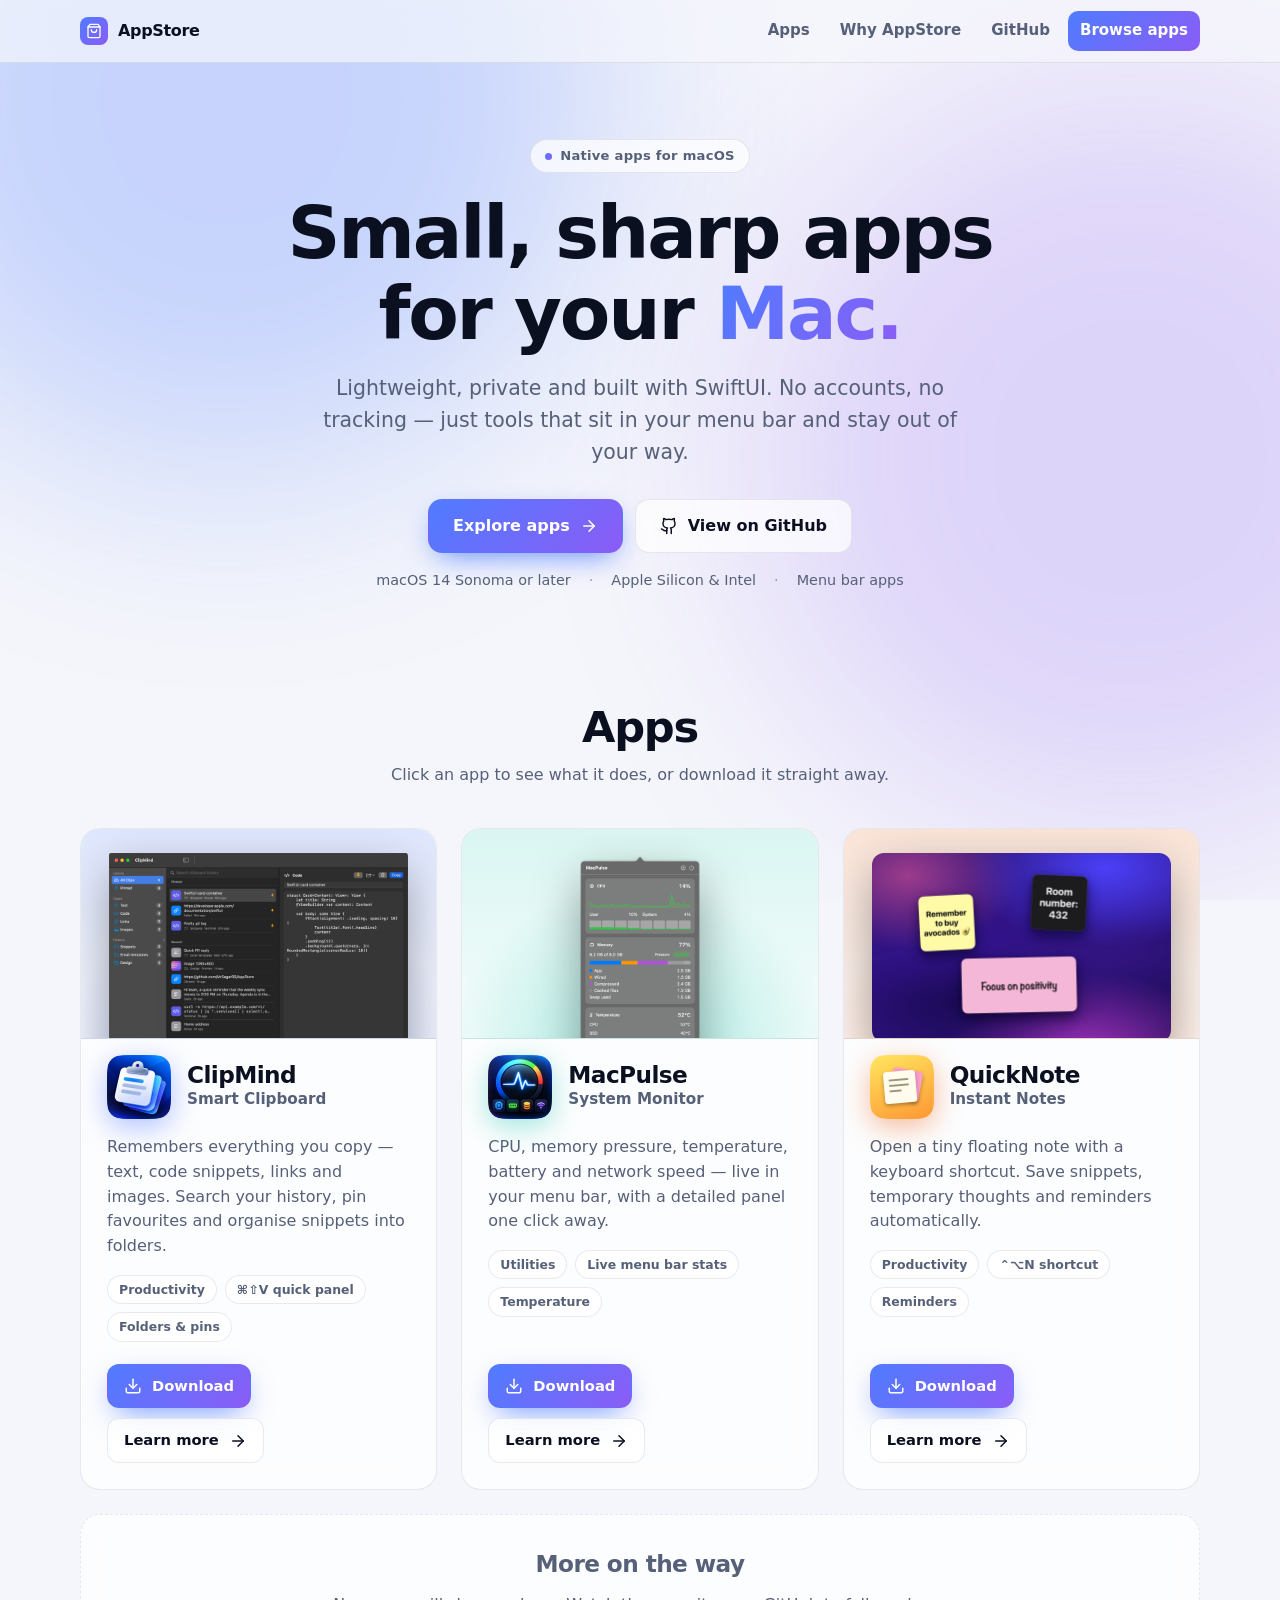
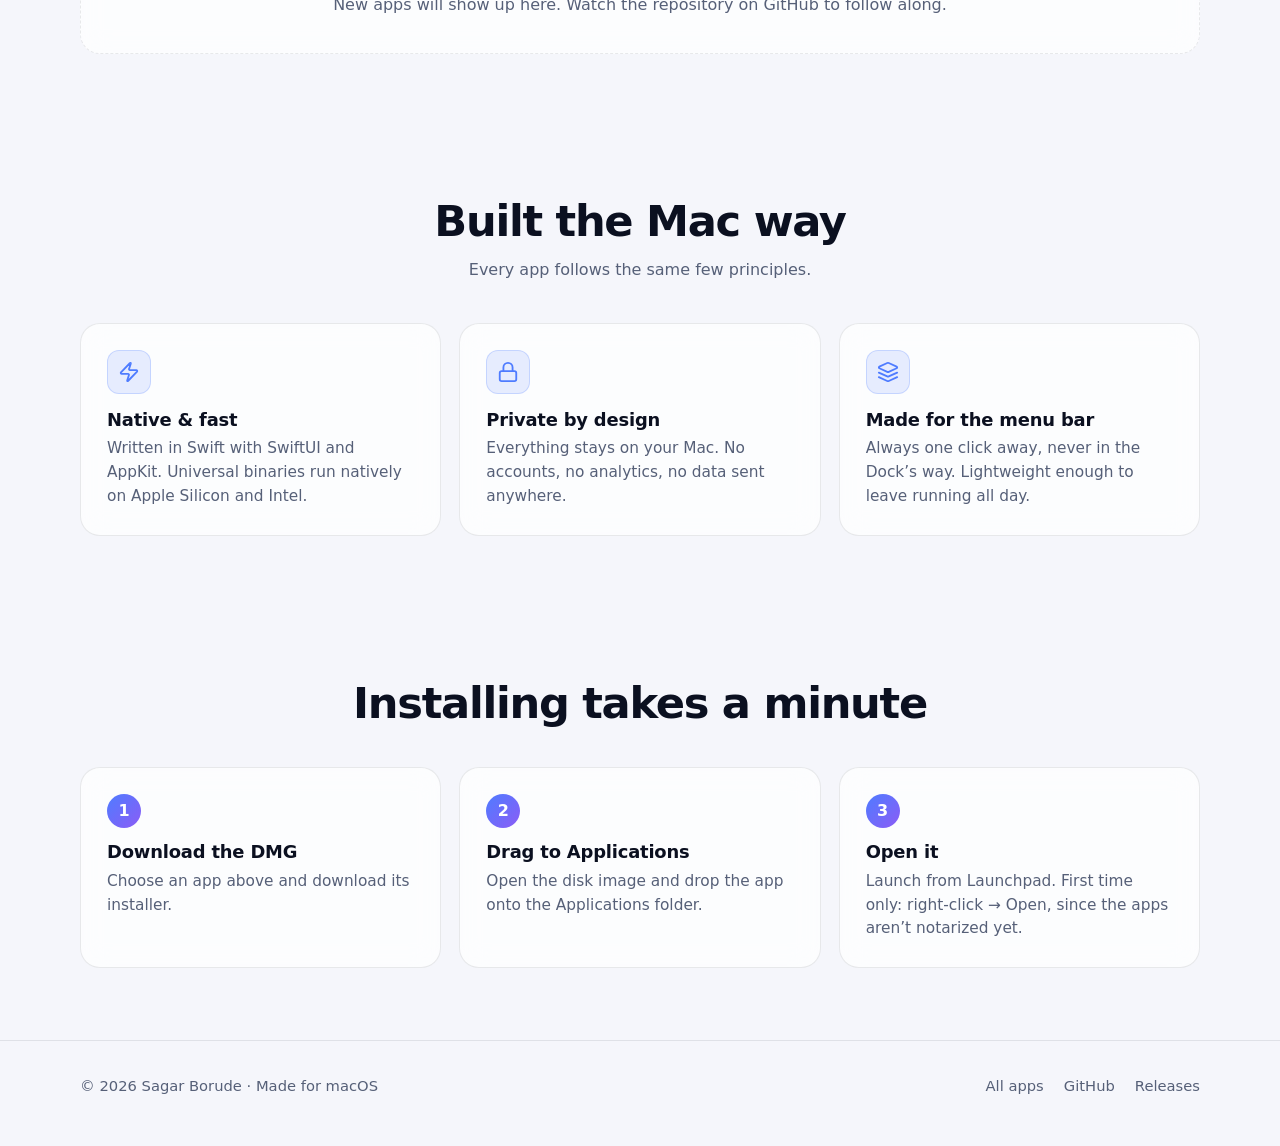
<file: docs/index.html>
<!doctype html>
<html lang="en">
<head>
<meta charset="utf-8">
<meta name="viewport" content="width=device-width, initial-scale=1">
<title>AppStore — Native apps for your Mac</title>
<meta name="description" content="Small, fast, private macOS apps. ClipMind (smart clipboard), MacPulse (menu bar system monitor) and QuickNote (instant notes).">
<meta name="theme-color" content="#060912" media="(prefers-color-scheme: dark)">
<meta name="theme-color" content="#f5f6fb" media="(prefers-color-scheme: light)">
<meta property="og:type" content="website">
<meta property="og:title" content="AppStore — Native apps for your Mac">
<meta property="og:description" content="Small, fast, private macOS apps. ClipMind (smart clipboard), MacPulse (menu bar system monitor) and QuickNote (instant notes).">
<meta property="og:image" content="https://mrsagarrb.github.io/AppStore/assets/clipmind-icon.png">
<meta name="twitter:card" content="summary">
<link rel="icon" type="image/png" href="assets/clipmind-icon.png">
<link rel="apple-touch-icon" href="assets/clipmind-icon.png">
<link rel="stylesheet" href="assets/style.css">
<style>:root{--a1:#4f7cff;--a2:#8b5cf6}</style>
</head>
<body>
<svg width="0" height="0" style="position:absolute" aria-hidden="true"><defs>
<symbol id="i-search" viewBox="0 0 24 24" fill="none" stroke="currentColor" stroke-width="2" stroke-linecap="round" stroke-linejoin="round"><circle cx="11" cy="11" r="8"/><path d="m21 21-4.3-4.3"/></symbol>
<symbol id="i-pin" viewBox="0 0 24 24" fill="none" stroke="currentColor" stroke-width="2" stroke-linecap="round" stroke-linejoin="round"><path d="M12 17v5"/><path d="M9 10.76a2 2 0 0 1-1.11 1.79l-1.78.9A2 2 0 0 0 5 15.24V16a1 1 0 0 0 1 1h12a1 1 0 0 0 1-1v-.76a2 2 0 0 0-1.11-1.79l-1.78-.9A2 2 0 0 1 15 10.76V7a1 1 0 0 1 1-1 2 2 0 0 0 0-4H8a2 2 0 0 0 0 4 1 1 0 0 1 1 1z"/></symbol>
<symbol id="i-folder" viewBox="0 0 24 24" fill="none" stroke="currentColor" stroke-width="2" stroke-linecap="round" stroke-linejoin="round"><path d="M20 20a2 2 0 0 0 2-2V8a2 2 0 0 0-2-2h-7.9a2 2 0 0 1-1.69-.9L9.6 3.9A2 2 0 0 0 7.93 3H4a2 2 0 0 0-2 2v13a2 2 0 0 0 2 2Z"/></symbol>
<symbol id="i-code" viewBox="0 0 24 24" fill="none" stroke="currentColor" stroke-width="2" stroke-linecap="round" stroke-linejoin="round"><path d="m16 18 6-6-6-6"/><path d="m8 6-6 6 6 6"/></symbol>
<symbol id="i-image" viewBox="0 0 24 24" fill="none" stroke="currentColor" stroke-width="2" stroke-linecap="round" stroke-linejoin="round"><rect width="18" height="18" x="3" y="3" rx="2"/><circle cx="9" cy="9" r="2"/><path d="m21 15-3.09-3.09a2 2 0 0 0-2.82 0L6 21"/></symbol>
<symbol id="i-command" viewBox="0 0 24 24" fill="none" stroke="currentColor" stroke-width="2" stroke-linecap="round" stroke-linejoin="round"><path d="M15 6v12a3 3 0 1 0 3-3H6a3 3 0 1 0 3 3V6a3 3 0 1 0-3 3h12a3 3 0 1 0-3-3"/></symbol>
<symbol id="i-shield" viewBox="0 0 24 24" fill="none" stroke="currentColor" stroke-width="2" stroke-linecap="round" stroke-linejoin="round"><path d="M20 13c0 5-3.5 7.5-7.66 8.95a1 1 0 0 1-.67-.01C7.5 20.5 4 18 4 13V6a1 1 0 0 1 1-1c2 0 4.5-1.2 6.24-2.72a1.17 1.17 0 0 1 1.52 0C14.51 3.81 17 5 19 5a1 1 0 0 1 1 1z"/></symbol>
<symbol id="i-cpu" viewBox="0 0 24 24" fill="none" stroke="currentColor" stroke-width="2" stroke-linecap="round" stroke-linejoin="round"><rect width="16" height="16" x="4" y="4" rx="2"/><rect width="6" height="6" x="9" y="9" rx="1"/><path d="M15 2v2M15 20v2M2 15h2M2 9h2M20 15h2M20 9h2M9 2v2M9 20v2"/></symbol>
<symbol id="i-chip" viewBox="0 0 24 24" fill="none" stroke="currentColor" stroke-width="2" stroke-linecap="round" stroke-linejoin="round"><rect x="2" y="7" width="20" height="9" rx="1.5"/><path d="M6 11v1M10 11v1M14 11v1M18 11v1M6 16v2M10 16v2M14 16v2M18 16v2"/></symbol>
<symbol id="i-thermo" viewBox="0 0 24 24" fill="none" stroke="currentColor" stroke-width="2" stroke-linecap="round" stroke-linejoin="round"><path d="M14 4v10.54a4 4 0 1 1-4 0V4a2 2 0 0 1 4 0Z"/></symbol>
<symbol id="i-battery" viewBox="0 0 24 24" fill="none" stroke="currentColor" stroke-width="2" stroke-linecap="round" stroke-linejoin="round"><rect width="16" height="10" x="2" y="7" rx="2"/><path d="M22 11v2M6 11v2M10 11v2"/></symbol>
<symbol id="i-wifi" viewBox="0 0 24 24" fill="none" stroke="currentColor" stroke-width="2" stroke-linecap="round" stroke-linejoin="round"><path d="M5 12.55a11 11 0 0 1 14.08 0"/><path d="M1.42 9a16 16 0 0 1 21.16 0"/><path d="M8.53 16.11a6 6 0 0 1 6.95 0"/><path d="M12 20h.01"/></symbol>
<symbol id="i-activity" viewBox="0 0 24 24" fill="none" stroke="currentColor" stroke-width="2" stroke-linecap="round" stroke-linejoin="round"><path d="M22 12h-2.48a2 2 0 0 0-1.93 1.46l-2.35 8.36a.25.25 0 0 1-.48 0L9.24 2.18a.25.25 0 0 0-.48 0l-2.35 8.36A2 2 0 0 1 4.49 12H2"/></symbol>
<symbol id="i-zap" viewBox="0 0 24 24" fill="none" stroke="currentColor" stroke-width="2" stroke-linecap="round" stroke-linejoin="round"><path d="M4 14a1 1 0 0 1-.78-1.63l9.9-10.2a.5.5 0 0 1 .86.46l-1.92 6.02A1 1 0 0 0 13 10h7a1 1 0 0 1 .78 1.63l-9.9 10.2a.5.5 0 0 1-.86-.46l1.92-6.02A1 1 0 0 0 11 14z"/></symbol>
<symbol id="i-download" viewBox="0 0 24 24" fill="none" stroke="currentColor" stroke-width="2" stroke-linecap="round" stroke-linejoin="round"><path d="M12 15V3"/><path d="M21 15v4a2 2 0 0 1-2 2H5a2 2 0 0 1-2-2v-4"/><path d="m7 10 5 5 5-5"/></symbol>
<symbol id="i-arrow" viewBox="0 0 24 24" fill="none" stroke="currentColor" stroke-width="2" stroke-linecap="round" stroke-linejoin="round"><path d="M5 12h14"/><path d="m12 5 7 7-7 7"/></symbol>
<symbol id="i-down" viewBox="0 0 24 24" fill="none" stroke="currentColor" stroke-width="2.4" stroke-linecap="round" stroke-linejoin="round"><path d="M12 5v14"/><path d="m19 12-7 7-7-7"/></symbol>
<symbol id="i-up" viewBox="0 0 24 24" fill="none" stroke="currentColor" stroke-width="2.4" stroke-linecap="round" stroke-linejoin="round"><path d="M12 19V5"/><path d="m5 12 7-7 7 7"/></symbol>
<symbol id="i-github" viewBox="0 0 24 24" fill="none" stroke="currentColor" stroke-width="2" stroke-linecap="round" stroke-linejoin="round"><path d="M15 22v-4a4.8 4.8 0 0 0-1-3.5c3 0 6-2 6-5.5.08-1.25-.27-2.48-1-3.5.28-1.15.28-2.35 0-3.5 0 0-1 0-3 1.5-2.64-.5-5.36-.5-8 0C6 2 5 2 5 2c-.3 1.15-.3 2.35 0 3.5A5.403 5.403 0 0 0 4 9c0 3.5 3 5.5 6 5.5-.39.49-.68 1.05-.85 1.65-.17.6-.22 1.23-.15 1.85v4"/><path d="M9 18c-4.51 2-5-2-7-2"/></symbol>
<symbol id="i-bag" viewBox="0 0 24 24" fill="none" stroke="currentColor" stroke-width="2" stroke-linecap="round" stroke-linejoin="round"><path d="M6 2 3 6v14a2 2 0 0 0 2 2h14a2 2 0 0 0 2-2V6l-3-4Z"/><path d="M3 6h18"/><path d="M16 10a4 4 0 0 1-8 0"/></symbol>
<symbol id="i-gauge" viewBox="0 0 24 24" fill="none" stroke="currentColor" stroke-width="2" stroke-linecap="round" stroke-linejoin="round"><path d="m12 14 4-4"/><path d="M3.34 19a10 10 0 1 1 17.32 0"/></symbol>
<symbol id="i-lock" viewBox="0 0 24 24" fill="none" stroke="currentColor" stroke-width="2" stroke-linecap="round" stroke-linejoin="round"><rect width="18" height="11" x="3" y="11" rx="2" ry="2"/><path d="M7 11V7a5 5 0 0 1 10 0v4"/></symbol>
<symbol id="i-layers" viewBox="0 0 24 24" fill="none" stroke="currentColor" stroke-width="2" stroke-linecap="round" stroke-linejoin="round"><path d="m12.83 2.18a2 2 0 0 0-1.66 0L2.6 6.08a1 1 0 0 0 0 1.83l8.58 3.91a2 2 0 0 0 1.66 0l8.58-3.9a1 1 0 0 0 0-1.83Z"/><path d="m22 17.65-9.17 4.16a2 2 0 0 1-1.66 0L2 17.65"/><path d="m22 12.65-9.17 4.16a2 2 0 0 1-1.66 0L2 12.65"/></symbol>
</defs></svg>
<div class="glow"></div>
<header class="nav"><div class="wrap">
  <a class="brand" href="./"><span class="brand-mark"><svg aria-hidden="true"><use href="#i-bag"/></svg></span>AppStore</a>
  <nav class="nav-links"><a href="#apps">Apps</a><a href="#why">Why AppStore</a><a href="https://github.com/MrSagarRB/AppStore">GitHub</a><a class="nav-cta" href="#apps">Browse apps</a></nav>
</div></header>
<main>
<section class="hero center"><div class="wrap">
  <span class="eyebrow rise"><i class="dot"></i>Native apps for macOS</span>
  <h1 class="rise d1">Small, sharp apps<br>for your <span class="grad">Mac.</span></h1>
  <p class="lead rise d2">Lightweight, private and built with SwiftUI. No accounts, no tracking — just tools that sit in your menu bar and stay out of your way.</p>
  <div class="cta-row rise d3">
    <a class="btn primary" href="#apps">Explore apps <svg aria-hidden="true"><use href="#i-arrow"/></svg></a>
    <a class="btn" href="https://github.com/MrSagarRB/AppStore"><svg aria-hidden="true"><use href="#i-github"/></svg> View on GitHub</a>
  </div>
  <div class="meta rise d3"><span>macOS 14 Sonoma or later</span><span>Apple Silicon &amp; Intel</span><span>Menu bar apps</span></div>
</div></section>

<section id="apps"><div class="wrap">
  <div class="section-head center"><h2>Apps</h2><p>Click an app to see what it does, or download it straight away.</p></div>
  <div class="grid apps">
    <article class="card app-card" style="--c1:#3b6cff">
      <div class="app-preview" aria-hidden="true"><img src="assets/clipmind-screenshot.png" alt="" loading="lazy"></div>
      <div class="top"><img src="assets/clipmind-icon.png" alt="" width="64" height="64">
        <div><h3><a class="stretch" href="clipmind/" aria-label="ClipMind — open the ClipMind page">ClipMind</a></h3><div class="tagline">Smart Clipboard</div></div></div>
      <p>Remembers everything you copy — text, code snippets, links and images. Search your history, pin favourites and organise snippets into folders.</p>
      <div class="tags"><span class="tag">Productivity</span><span class="tag">⌘⇧V quick panel</span><span class="tag">Folders &amp; pins</span></div>
      <div class="actions">
        <a class="btn primary small" href="https://github.com/MrSagarRB/AppStore/releases/download/clipmind-v1.0.0/ClipMind.dmg"><svg aria-hidden="true"><use href="#i-download"/></svg> Download</a>
        <a class="btn small" href="clipmind/">Learn more <svg aria-hidden="true"><use href="#i-arrow"/></svg></a>
      </div>
    </article>
    <article class="card app-card" style="--c1:#19c8b0">
      <div class="app-preview" aria-hidden="true"><img src="assets/macpulse-screenshot.png" alt="" loading="lazy" style="width:34%"></div>
      <div class="top"><img src="assets/macpulse-icon.png" alt="" width="64" height="64">
        <div><h3><a class="stretch" href="macpulse/" aria-label="MacPulse — open the MacPulse page">MacPulse</a></h3><div class="tagline">System Monitor</div></div></div>
      <p>CPU, memory pressure, temperature, battery and network speed — live in your menu bar, with a detailed panel one click away.</p>
      <div class="tags"><span class="tag">Utilities</span><span class="tag">Live menu bar stats</span><span class="tag">Temperature</span></div>
      <div class="actions">
        <a class="btn primary small" href="https://github.com/MrSagarRB/AppStore/releases/download/macpulse-v1.0.0/MacPulse.dmg"><svg aria-hidden="true"><use href="#i-download"/></svg> Download</a>
        <a class="btn small" href="macpulse/">Learn more <svg aria-hidden="true"><use href="#i-arrow"/></svg></a>
      </div>
    </article>
    <article class="card app-card" style="--c1:#e8590c">
      <div class="app-preview" aria-hidden="true"><img src="assets/quicknote-screenshot.png" alt="" loading="lazy" style="border-radius:12px"></div>
      <div class="top"><img src="assets/quicknote-icon.png" alt="" width="64" height="64">
        <div><h3><a class="stretch" href="quicknote/" aria-label="QuickNote — open the QuickNote page">QuickNote</a></h3><div class="tagline">Instant Notes</div></div></div>
      <p>Open a tiny floating note with a keyboard shortcut. Save snippets, temporary thoughts and reminders automatically.</p>
      <div class="tags"><span class="tag">Productivity</span><span class="tag">⌃⌥N shortcut</span><span class="tag">Reminders</span></div>
      <div class="actions">
        <a class="btn primary small" href="https://github.com/MrSagarRB/AppStore/releases/download/quicknote-v1.0.0/QuickNote.dmg"><svg aria-hidden="true"><use href="#i-download"/></svg> Download</a>
        <a class="btn small" href="quicknote/">Learn more <svg aria-hidden="true"><use href="#i-arrow"/></svg></a>
      </div>
    </article>
    <article class="card app-card soon" style="grid-column:1/-1;min-height:140px">
      <h3>More on the way</h3><p>New apps will show up here. Watch the repository on GitHub to follow along.</p>
    </article>
  </div>
</div></section>

<section id="why"><div class="wrap">
  <div class="section-head center"><h2>Built the Mac way</h2><p>Every app follows the same few principles.</p></div>
  <div class="grid features">
    <article class="card feature"><div class="ico"><svg aria-hidden="true"><use href="#i-zap"/></svg></div><h3>Native &amp; fast</h3><p>Written in Swift with SwiftUI and AppKit. Universal binaries run natively on Apple Silicon and Intel.</p></article>
    <article class="card feature"><div class="ico"><svg aria-hidden="true"><use href="#i-lock"/></svg></div><h3>Private by design</h3><p>Everything stays on your Mac. No accounts, no analytics, no data sent anywhere.</p></article>
    <article class="card feature"><div class="ico"><svg aria-hidden="true"><use href="#i-layers"/></svg></div><h3>Made for the menu bar</h3><p>Always one click away, never in the Dock’s way. Lightweight enough to leave running all day.</p></article>
  </div>
</div></section>

<section><div class="wrap">
  <div class="section-head center"><h2>Installing takes a minute</h2></div>
  <div class="steps">
    <div class="card step"><h3>Download the DMG</h3><p>Choose an app above and download its installer.</p></div>
    <div class="card step"><h3>Drag to Applications</h3><p>Open the disk image and drop the app onto the Applications folder.</p></div>
    <div class="card step"><h3>Open it</h3><p>Launch from Launchpad. First time only: right-click → Open, since the apps aren’t notarized yet.</p></div>
  </div>
</div></section>
</main>
<footer><div class="wrap">
  <div>© 2026 Sagar Borude · Made for macOS</div>
  <nav><a href="./">All apps</a><a href="https://github.com/MrSagarRB/AppStore">GitHub</a><a href="https://github.com/MrSagarRB/AppStore/releases">Releases</a></nav>
</div></footer>
</body>
</html>
</file>
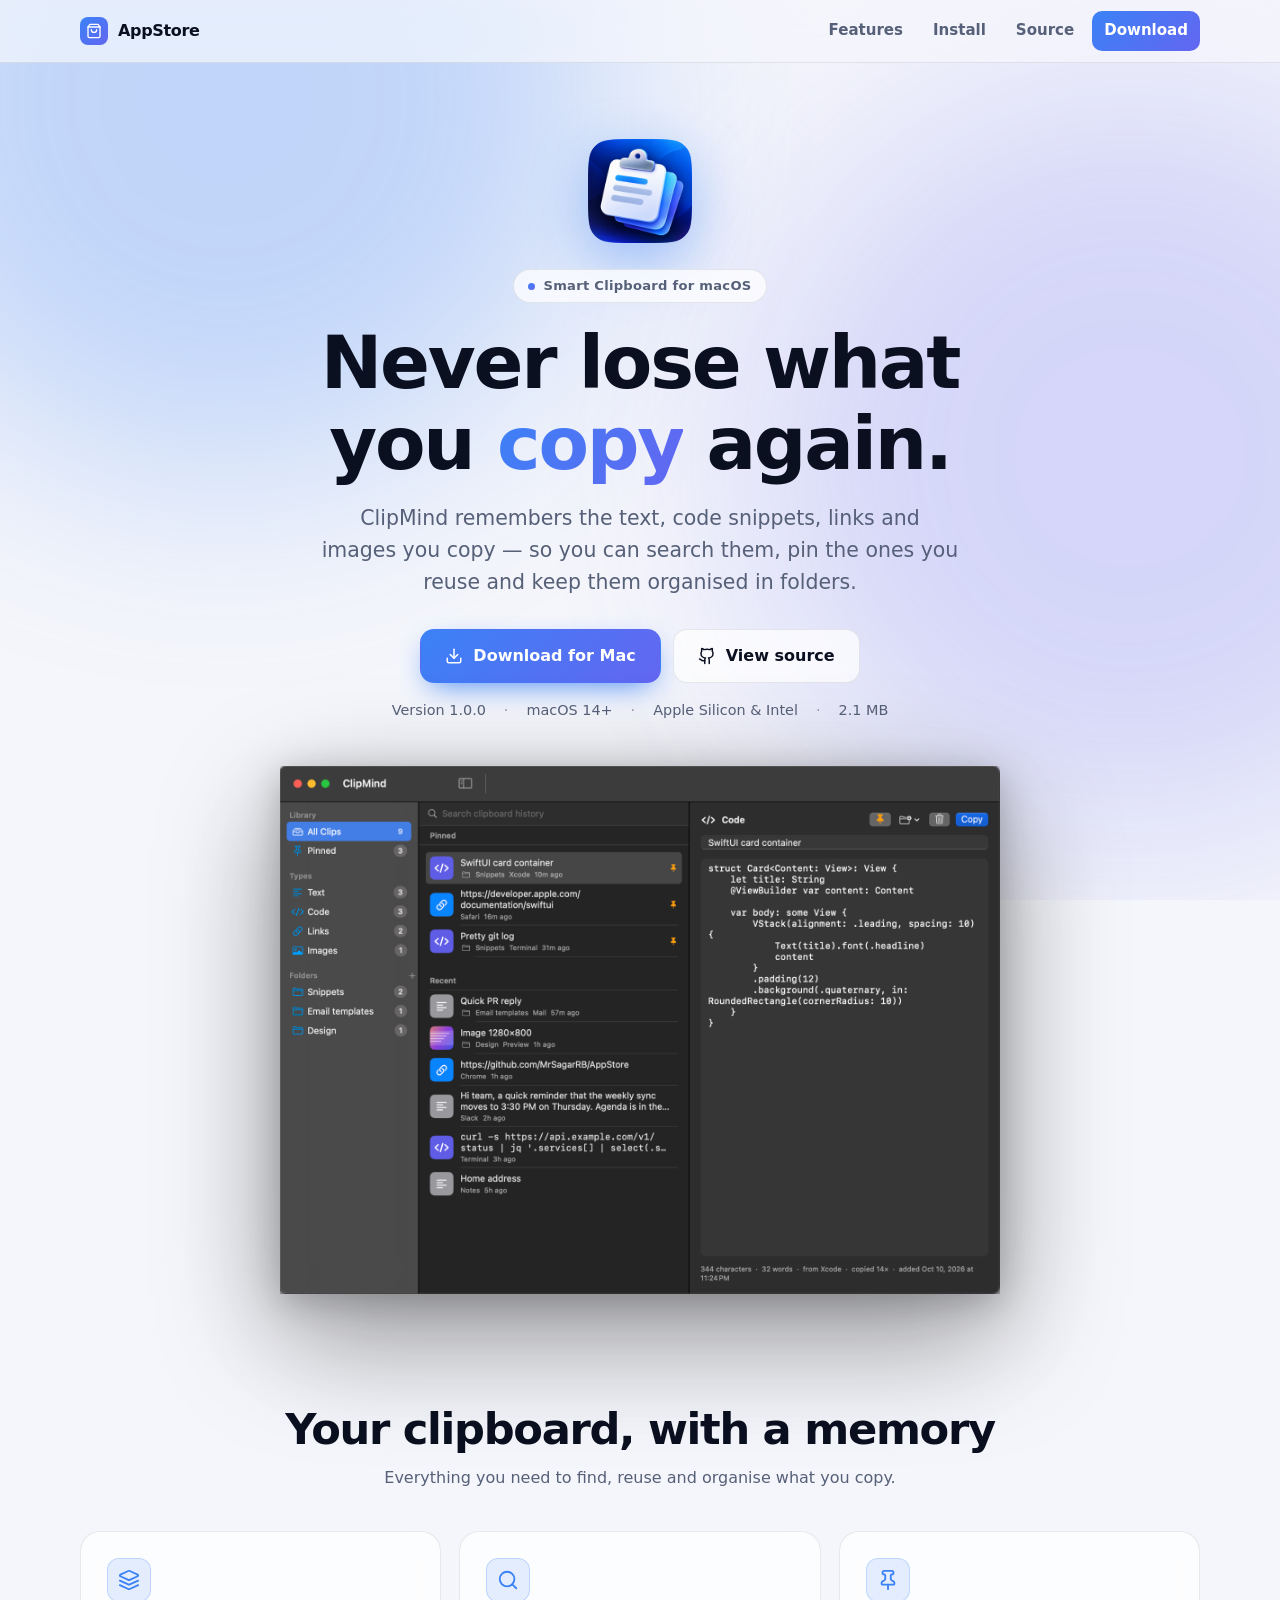
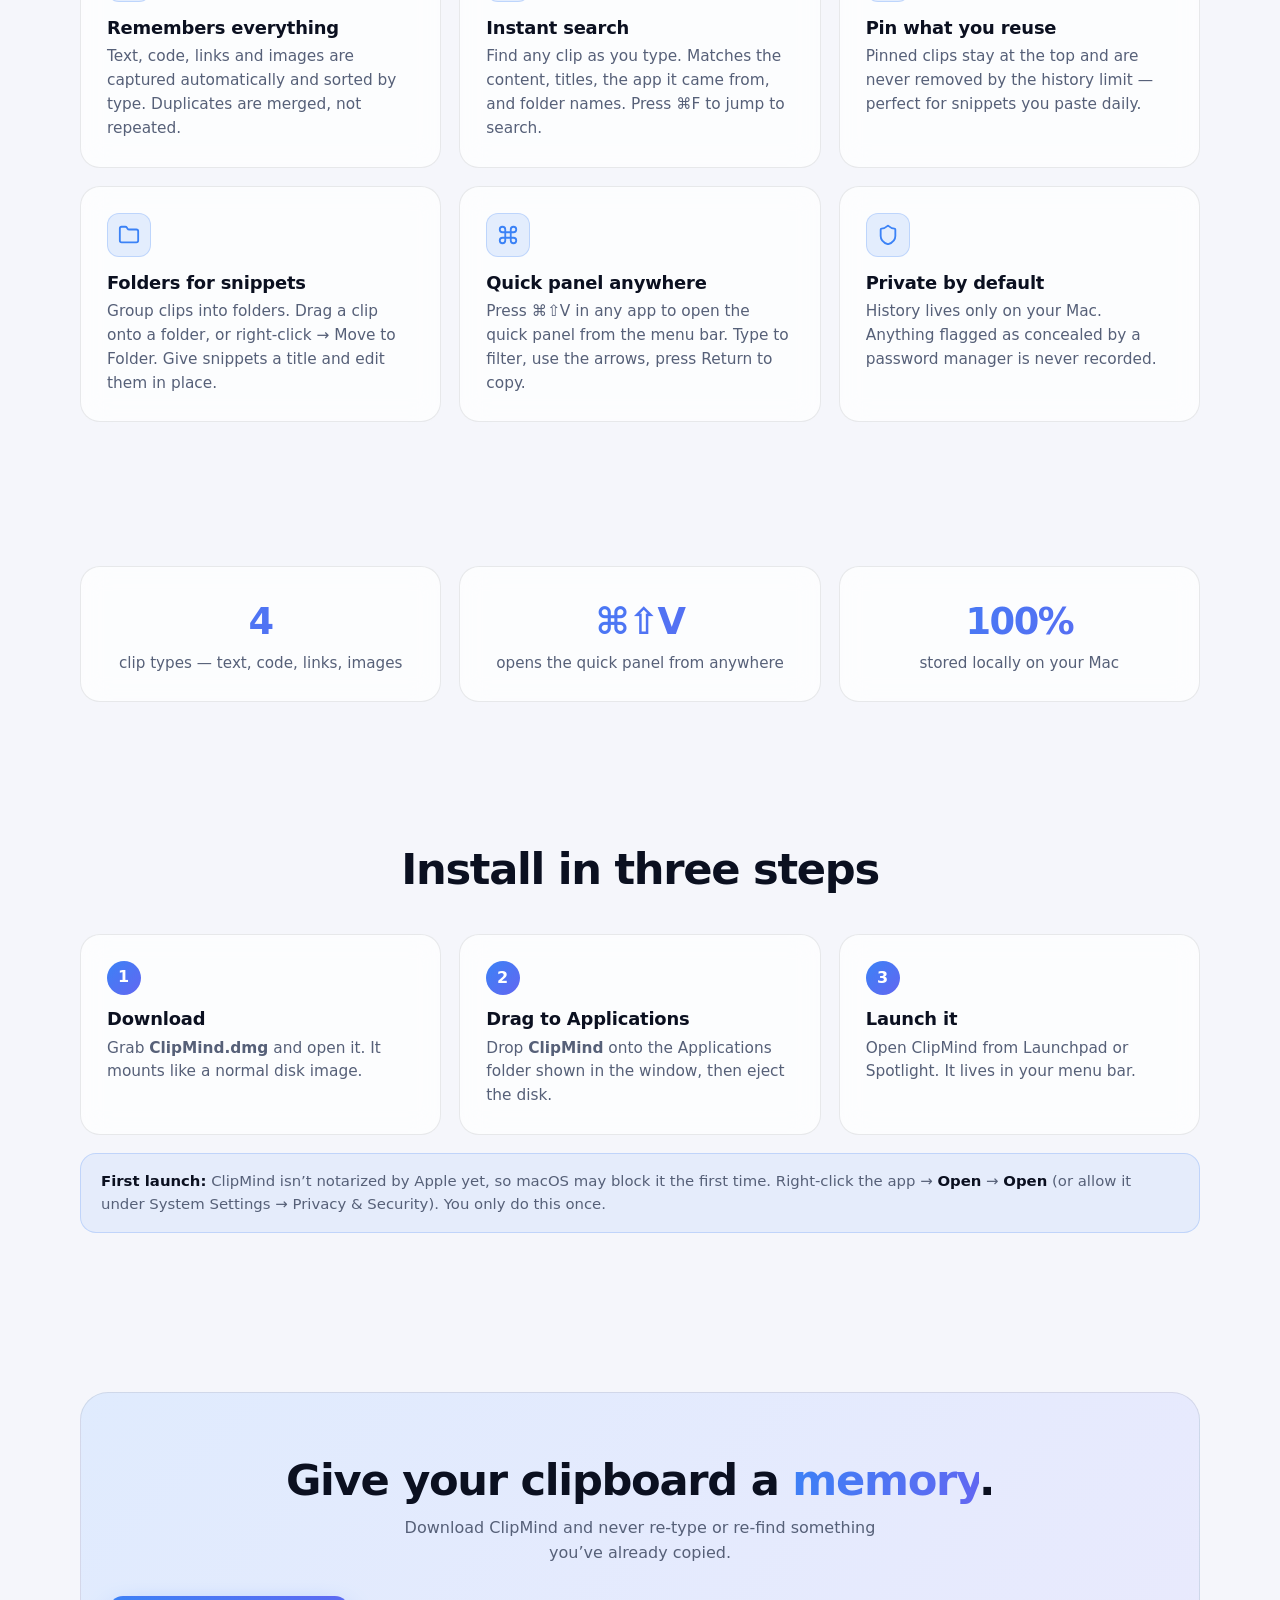
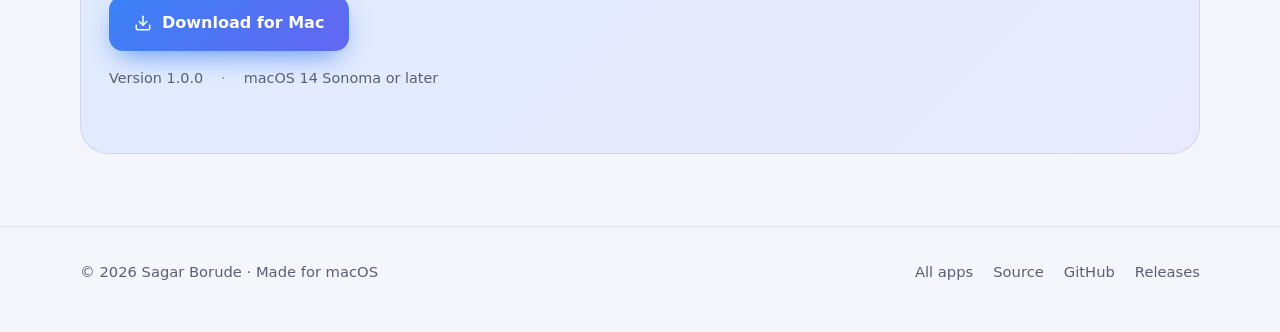
<file: docs/clipmind/index.html>
<!doctype html>
<html lang="en">
<head>
<meta charset="utf-8">
<meta name="viewport" content="width=device-width, initial-scale=1">
<title>ClipMind — Smart Clipboard for Mac</title>
<meta name="description" content="ClipMind remembers everything you copy — text, code, links and images. Search history, pin snippets and organise them into folders.">
<meta name="theme-color" content="#060912" media="(prefers-color-scheme: dark)">
<meta name="theme-color" content="#f5f6fb" media="(prefers-color-scheme: light)">
<meta property="og:type" content="website">
<meta property="og:title" content="ClipMind — Smart Clipboard for Mac">
<meta property="og:description" content="ClipMind remembers everything you copy — text, code, links and images. Search history, pin snippets and organise them into folders.">
<meta property="og:image" content="https://mrsagarrb.github.io/AppStore/assets/clipmind-icon.png">
<meta name="twitter:card" content="summary">
<link rel="icon" type="image/png" href="../assets/clipmind-icon.png">
<link rel="apple-touch-icon" href="../assets/clipmind-icon.png">
<link rel="stylesheet" href="../assets/style.css">
<style>:root{--a1:#3b82f6;--a2:#6366f1}</style>
</head>
<body>
<svg width="0" height="0" style="position:absolute" aria-hidden="true"><defs>
<symbol id="i-search" viewBox="0 0 24 24" fill="none" stroke="currentColor" stroke-width="2" stroke-linecap="round" stroke-linejoin="round"><circle cx="11" cy="11" r="8"/><path d="m21 21-4.3-4.3"/></symbol>
<symbol id="i-pin" viewBox="0 0 24 24" fill="none" stroke="currentColor" stroke-width="2" stroke-linecap="round" stroke-linejoin="round"><path d="M12 17v5"/><path d="M9 10.76a2 2 0 0 1-1.11 1.79l-1.78.9A2 2 0 0 0 5 15.24V16a1 1 0 0 0 1 1h12a1 1 0 0 0 1-1v-.76a2 2 0 0 0-1.11-1.79l-1.78-.9A2 2 0 0 1 15 10.76V7a1 1 0 0 1 1-1 2 2 0 0 0 0-4H8a2 2 0 0 0 0 4 1 1 0 0 1 1 1z"/></symbol>
<symbol id="i-folder" viewBox="0 0 24 24" fill="none" stroke="currentColor" stroke-width="2" stroke-linecap="round" stroke-linejoin="round"><path d="M20 20a2 2 0 0 0 2-2V8a2 2 0 0 0-2-2h-7.9a2 2 0 0 1-1.69-.9L9.6 3.9A2 2 0 0 0 7.93 3H4a2 2 0 0 0-2 2v13a2 2 0 0 0 2 2Z"/></symbol>
<symbol id="i-code" viewBox="0 0 24 24" fill="none" stroke="currentColor" stroke-width="2" stroke-linecap="round" stroke-linejoin="round"><path d="m16 18 6-6-6-6"/><path d="m8 6-6 6 6 6"/></symbol>
<symbol id="i-image" viewBox="0 0 24 24" fill="none" stroke="currentColor" stroke-width="2" stroke-linecap="round" stroke-linejoin="round"><rect width="18" height="18" x="3" y="3" rx="2"/><circle cx="9" cy="9" r="2"/><path d="m21 15-3.09-3.09a2 2 0 0 0-2.82 0L6 21"/></symbol>
<symbol id="i-command" viewBox="0 0 24 24" fill="none" stroke="currentColor" stroke-width="2" stroke-linecap="round" stroke-linejoin="round"><path d="M15 6v12a3 3 0 1 0 3-3H6a3 3 0 1 0 3 3V6a3 3 0 1 0-3 3h12a3 3 0 1 0-3-3"/></symbol>
<symbol id="i-shield" viewBox="0 0 24 24" fill="none" stroke="currentColor" stroke-width="2" stroke-linecap="round" stroke-linejoin="round"><path d="M20 13c0 5-3.5 7.5-7.66 8.95a1 1 0 0 1-.67-.01C7.5 20.5 4 18 4 13V6a1 1 0 0 1 1-1c2 0 4.5-1.2 6.24-2.72a1.17 1.17 0 0 1 1.52 0C14.51 3.81 17 5 19 5a1 1 0 0 1 1 1z"/></symbol>
<symbol id="i-cpu" viewBox="0 0 24 24" fill="none" stroke="currentColor" stroke-width="2" stroke-linecap="round" stroke-linejoin="round"><rect width="16" height="16" x="4" y="4" rx="2"/><rect width="6" height="6" x="9" y="9" rx="1"/><path d="M15 2v2M15 20v2M2 15h2M2 9h2M20 15h2M20 9h2M9 2v2M9 20v2"/></symbol>
<symbol id="i-chip" viewBox="0 0 24 24" fill="none" stroke="currentColor" stroke-width="2" stroke-linecap="round" stroke-linejoin="round"><rect x="2" y="7" width="20" height="9" rx="1.5"/><path d="M6 11v1M10 11v1M14 11v1M18 11v1M6 16v2M10 16v2M14 16v2M18 16v2"/></symbol>
<symbol id="i-thermo" viewBox="0 0 24 24" fill="none" stroke="currentColor" stroke-width="2" stroke-linecap="round" stroke-linejoin="round"><path d="M14 4v10.54a4 4 0 1 1-4 0V4a2 2 0 0 1 4 0Z"/></symbol>
<symbol id="i-battery" viewBox="0 0 24 24" fill="none" stroke="currentColor" stroke-width="2" stroke-linecap="round" stroke-linejoin="round"><rect width="16" height="10" x="2" y="7" rx="2"/><path d="M22 11v2M6 11v2M10 11v2"/></symbol>
<symbol id="i-wifi" viewBox="0 0 24 24" fill="none" stroke="currentColor" stroke-width="2" stroke-linecap="round" stroke-linejoin="round"><path d="M5 12.55a11 11 0 0 1 14.08 0"/><path d="M1.42 9a16 16 0 0 1 21.16 0"/><path d="M8.53 16.11a6 6 0 0 1 6.95 0"/><path d="M12 20h.01"/></symbol>
<symbol id="i-activity" viewBox="0 0 24 24" fill="none" stroke="currentColor" stroke-width="2" stroke-linecap="round" stroke-linejoin="round"><path d="M22 12h-2.48a2 2 0 0 0-1.93 1.46l-2.35 8.36a.25.25 0 0 1-.48 0L9.24 2.18a.25.25 0 0 0-.48 0l-2.35 8.36A2 2 0 0 1 4.49 12H2"/></symbol>
<symbol id="i-zap" viewBox="0 0 24 24" fill="none" stroke="currentColor" stroke-width="2" stroke-linecap="round" stroke-linejoin="round"><path d="M4 14a1 1 0 0 1-.78-1.63l9.9-10.2a.5.5 0 0 1 .86.46l-1.92 6.02A1 1 0 0 0 13 10h7a1 1 0 0 1 .78 1.63l-9.9 10.2a.5.5 0 0 1-.86-.46l1.92-6.02A1 1 0 0 0 11 14z"/></symbol>
<symbol id="i-download" viewBox="0 0 24 24" fill="none" stroke="currentColor" stroke-width="2" stroke-linecap="round" stroke-linejoin="round"><path d="M12 15V3"/><path d="M21 15v4a2 2 0 0 1-2 2H5a2 2 0 0 1-2-2v-4"/><path d="m7 10 5 5 5-5"/></symbol>
<symbol id="i-arrow" viewBox="0 0 24 24" fill="none" stroke="currentColor" stroke-width="2" stroke-linecap="round" stroke-linejoin="round"><path d="M5 12h14"/><path d="m12 5 7 7-7 7"/></symbol>
<symbol id="i-down" viewBox="0 0 24 24" fill="none" stroke="currentColor" stroke-width="2.4" stroke-linecap="round" stroke-linejoin="round"><path d="M12 5v14"/><path d="m19 12-7 7-7-7"/></symbol>
<symbol id="i-up" viewBox="0 0 24 24" fill="none" stroke="currentColor" stroke-width="2.4" stroke-linecap="round" stroke-linejoin="round"><path d="M12 19V5"/><path d="m5 12 7-7 7 7"/></symbol>
<symbol id="i-github" viewBox="0 0 24 24" fill="none" stroke="currentColor" stroke-width="2" stroke-linecap="round" stroke-linejoin="round"><path d="M15 22v-4a4.8 4.8 0 0 0-1-3.5c3 0 6-2 6-5.5.08-1.25-.27-2.48-1-3.5.28-1.15.28-2.35 0-3.5 0 0-1 0-3 1.5-2.64-.5-5.36-.5-8 0C6 2 5 2 5 2c-.3 1.15-.3 2.35 0 3.5A5.403 5.403 0 0 0 4 9c0 3.5 3 5.5 6 5.5-.39.49-.68 1.05-.85 1.65-.17.6-.22 1.23-.15 1.85v4"/><path d="M9 18c-4.51 2-5-2-7-2"/></symbol>
<symbol id="i-bag" viewBox="0 0 24 24" fill="none" stroke="currentColor" stroke-width="2" stroke-linecap="round" stroke-linejoin="round"><path d="M6 2 3 6v14a2 2 0 0 0 2 2h14a2 2 0 0 0 2-2V6l-3-4Z"/><path d="M3 6h18"/><path d="M16 10a4 4 0 0 1-8 0"/></symbol>
<symbol id="i-gauge" viewBox="0 0 24 24" fill="none" stroke="currentColor" stroke-width="2" stroke-linecap="round" stroke-linejoin="round"><path d="m12 14 4-4"/><path d="M3.34 19a10 10 0 1 1 17.32 0"/></symbol>
<symbol id="i-lock" viewBox="0 0 24 24" fill="none" stroke="currentColor" stroke-width="2" stroke-linecap="round" stroke-linejoin="round"><rect width="18" height="11" x="3" y="11" rx="2" ry="2"/><path d="M7 11V7a5 5 0 0 1 10 0v4"/></symbol>
<symbol id="i-layers" viewBox="0 0 24 24" fill="none" stroke="currentColor" stroke-width="2" stroke-linecap="round" stroke-linejoin="round"><path d="m12.83 2.18a2 2 0 0 0-1.66 0L2.6 6.08a1 1 0 0 0 0 1.83l8.58 3.91a2 2 0 0 0 1.66 0l8.58-3.9a1 1 0 0 0 0-1.83Z"/><path d="m22 17.65-9.17 4.16a2 2 0 0 1-1.66 0L2 17.65"/><path d="m22 12.65-9.17 4.16a2 2 0 0 1-1.66 0L2 12.65"/></symbol>
</defs></svg>
<div class="glow"></div>
<header class="nav"><div class="wrap">
  <a class="brand" href="../"><span class="brand-mark"><svg aria-hidden="true"><use href="#i-bag"/></svg></span>AppStore</a>
  <nav class="nav-links"><a href="#features">Features</a><a href="#install">Install</a><a href="https://github.com/MrSagarRB/AppStore/tree/main/ClipMind">Source</a><a class="nav-cta" href="#download">Download</a></nav>
</div></header>
<main>
<section class="hero center"><div class="wrap">
  <img class="app-icon rise" src="../assets/clipmind-icon.png" alt="ClipMind app icon" width="104" height="104">
  <span class="eyebrow rise"><i class="dot"></i>Smart Clipboard for macOS</span>
  <h1 class="rise d1">Never lose what<br>you <span class="grad">copy</span> again.</h1>
  <p class="lead rise d2">ClipMind remembers the text, code snippets, links and images you copy — so you can search them, pin the ones you reuse and keep them organised in folders.</p>
  <div class="cta-row rise d3" id="download">
    <a class="btn primary" href="https://github.com/MrSagarRB/AppStore/releases/download/clipmind-v1.0.0/ClipMind.dmg"><svg aria-hidden="true"><use href="#i-download"/></svg> Download for Mac</a>
    <a class="btn" href="https://github.com/MrSagarRB/AppStore/tree/main/ClipMind"><svg aria-hidden="true"><use href="#i-github"/></svg> View source</a>
  </div>
  <div class="meta rise d3"><span>Version 1.0.0</span><span>macOS 14+</span><span>Apple Silicon &amp; Intel</span><span>2.1 MB</span></div>
  <div class="shot shot-wide rise d3"><img src="../assets/clipmind-screenshot.png" alt="ClipMind main window showing pinned snippets, recent clips and a code preview" width="1600" height="1175"></div>
</div></section>

<section id="features"><div class="wrap">
  <div class="section-head center"><h2>Your clipboard, with a memory</h2><p>Everything you need to find, reuse and organise what you copy.</p></div>
  <div class="grid features">
    <article class="card feature"><div class="ico"><svg aria-hidden="true"><use href="#i-layers"/></svg></div><h3>Remembers everything</h3><p>Text, code, links and images are captured automatically and sorted by type. Duplicates are merged, not repeated.</p></article>
    <article class="card feature"><div class="ico"><svg aria-hidden="true"><use href="#i-search"/></svg></div><h3>Instant search</h3><p>Find any clip as you type. Matches the content, titles, the app it came from, and folder names. Press ⌘F to jump to search.</p></article>
    <article class="card feature"><div class="ico"><svg aria-hidden="true"><use href="#i-pin"/></svg></div><h3>Pin what you reuse</h3><p>Pinned clips stay at the top and are never removed by the history limit — perfect for snippets you paste daily.</p></article>
    <article class="card feature"><div class="ico"><svg aria-hidden="true"><use href="#i-folder"/></svg></div><h3>Folders for snippets</h3><p>Group clips into folders. Drag a clip onto a folder, or right-click → Move to Folder. Give snippets a title and edit them in place.</p></article>
    <article class="card feature"><div class="ico"><svg aria-hidden="true"><use href="#i-command"/></svg></div><h3>Quick panel anywhere</h3><p>Press ⌘⇧V in any app to open the quick panel from the menu bar. Type to filter, use the arrows, press Return to copy.</p></article>
    <article class="card feature"><div class="ico"><svg aria-hidden="true"><use href="#i-shield"/></svg></div><h3>Private by default</h3><p>History lives only on your Mac. Anything flagged as concealed by a password manager is never recorded.</p></article>
  </div>
</div></section>

<section><div class="wrap">
  <div class="stats">
    <div class="card stat"><b class="grad">4</b><span>clip types — text, code, links, images</span></div>
    <div class="card stat"><b class="grad">⌘⇧V</b><span>opens the quick panel from anywhere</span></div>
    <div class="card stat"><b class="grad">100%</b><span>stored locally on your Mac</span></div>
  </div>
</div></section>

<section id="install"><div class="wrap">
  <div class="section-head center"><h2>Install in three steps</h2></div>
  <div class="steps">
  <div class="card step"><h3>Download</h3><p>Grab <b>ClipMind.dmg</b> and open it. It mounts like a normal disk image.</p></div>
  <div class="card step"><h3>Drag to Applications</h3><p>Drop <b>ClipMind</b> onto the Applications folder shown in the window, then eject the disk.</p></div>
  <div class="card step"><h3>Launch it</h3><p>Open ClipMind from Launchpad or Spotlight. It lives in your menu bar.</p></div>
</div>
<p class="note"><b>First launch:</b> ClipMind isn’t notarized by Apple yet, so macOS may block it the first time. Right-click the app → <b>Open</b> → <b>Open</b> (or allow it under System Settings → Privacy &amp; Security). You only do this once.</p>
</div></section>

<section><div class="wrap"><div class="cta-panel">
  <h2>Give your clipboard a <span class="grad">memory</span>.</h2>
  <p>Download ClipMind and never re-type or re-find something you’ve already copied.</p>
  <div class="cta-row"><a class="btn primary" href="https://github.com/MrSagarRB/AppStore/releases/download/clipmind-v1.0.0/ClipMind.dmg"><svg aria-hidden="true"><use href="#i-download"/></svg> Download for Mac</a></div>
  <div class="meta"><span>Version 1.0.0</span><span>macOS 14 Sonoma or later</span></div>
</div></div></section>
</main>
<footer><div class="wrap">
  <div>© 2026 Sagar Borude · Made for macOS</div>
  <nav><a href="../">All apps</a><a href="https://github.com/MrSagarRB/AppStore/tree/main/ClipMind">Source</a><a href="https://github.com/MrSagarRB/AppStore">GitHub</a><a href="https://github.com/MrSagarRB/AppStore/releases">Releases</a></nav>
</div></footer>
</body>
</html>
</file>
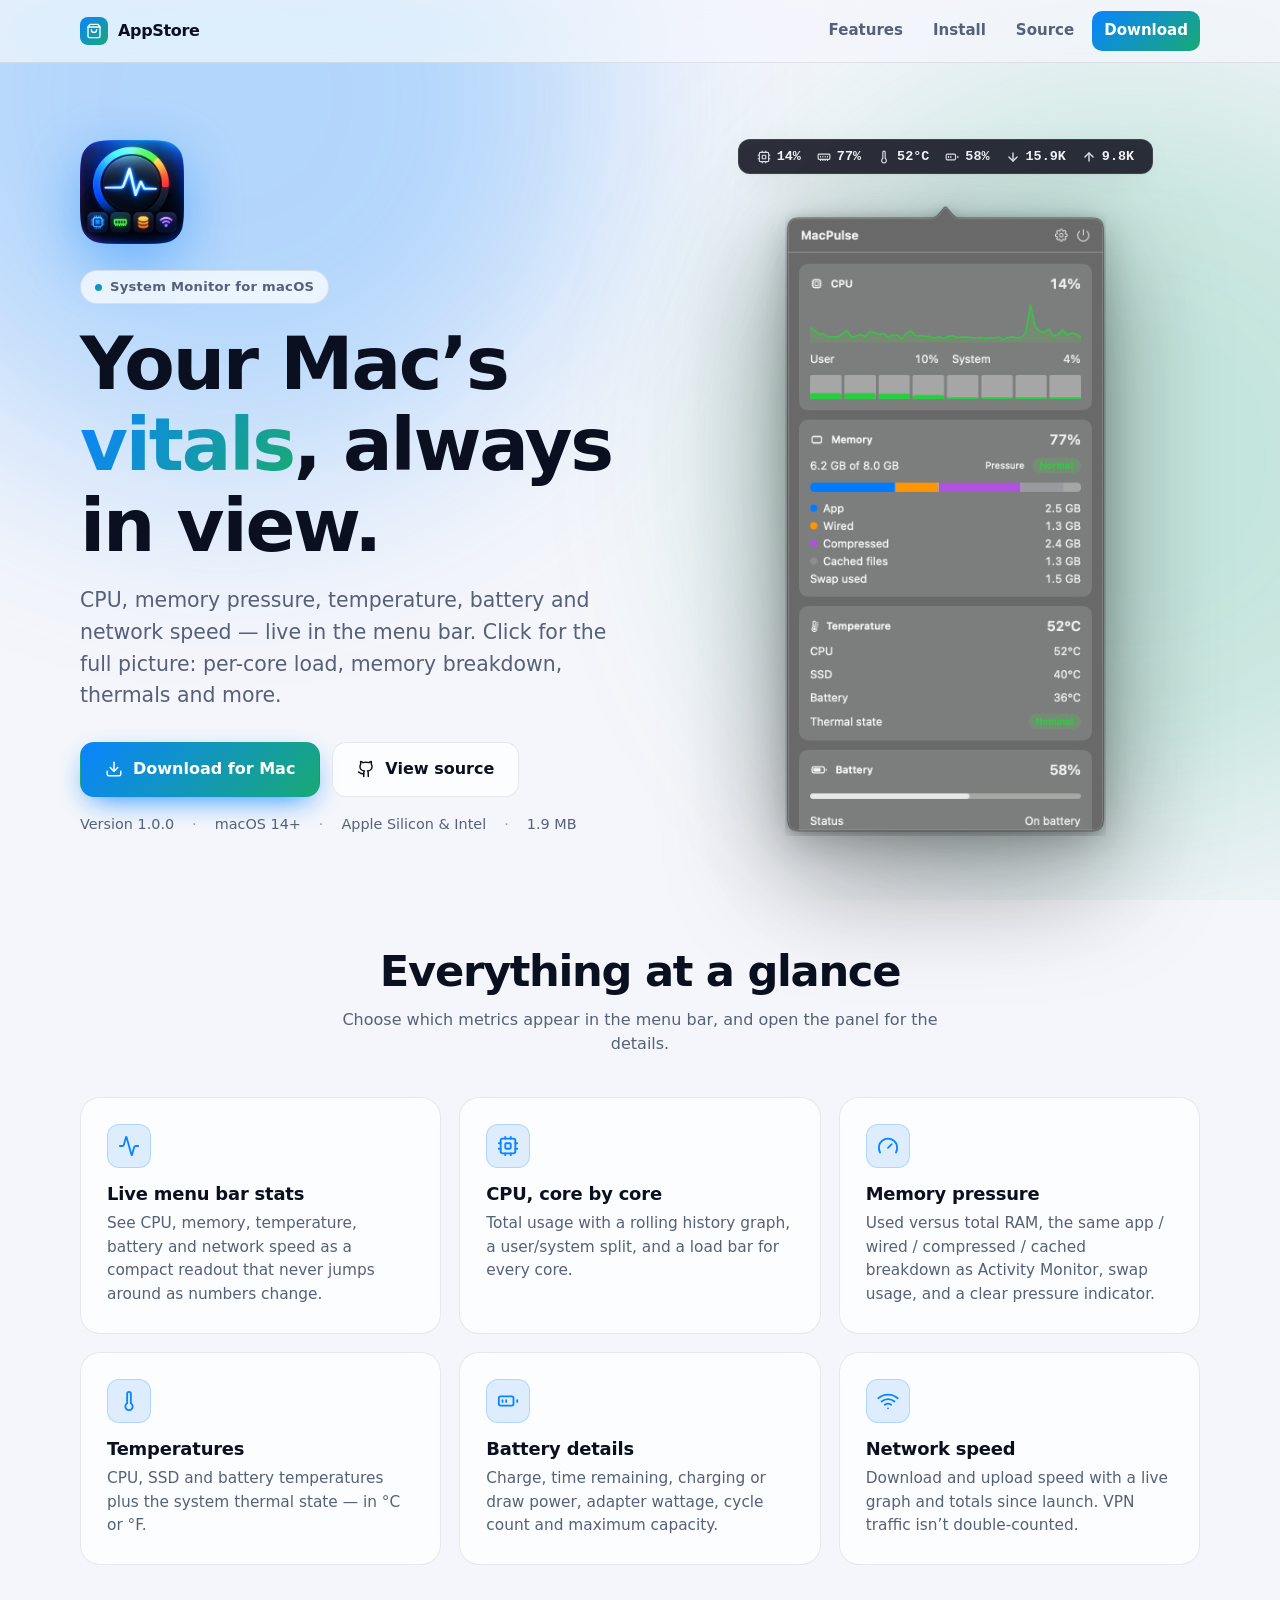
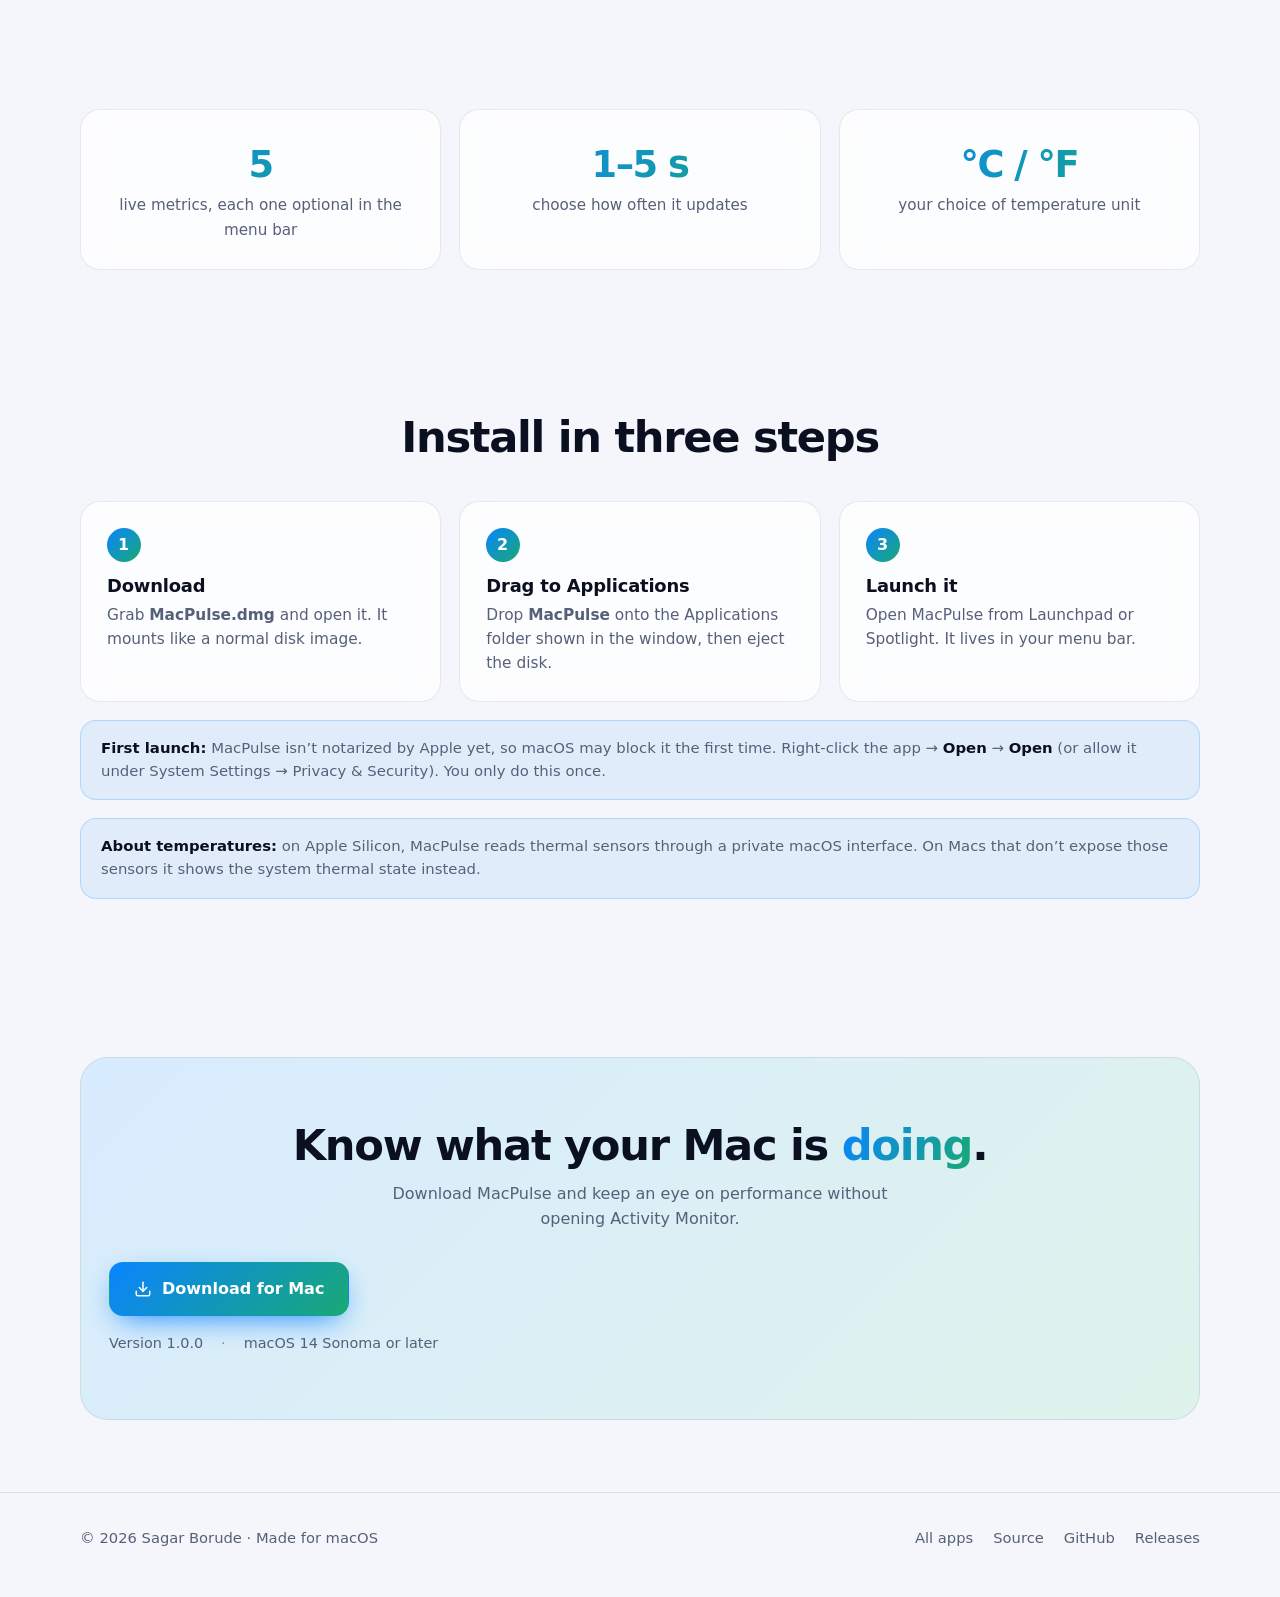
<file: docs/macpulse/index.html>
<!doctype html>
<html lang="en">
<head>
<meta charset="utf-8">
<meta name="viewport" content="width=device-width, initial-scale=1">
<title>MacPulse — System Monitor for Mac</title>
<meta name="description" content="MacPulse shows CPU, memory pressure, temperature, battery and network speed live in your Mac's menu bar.">
<meta name="theme-color" content="#060912" media="(prefers-color-scheme: dark)">
<meta name="theme-color" content="#f5f6fb" media="(prefers-color-scheme: light)">
<meta property="og:type" content="website">
<meta property="og:title" content="MacPulse — System Monitor for Mac">
<meta property="og:description" content="MacPulse shows CPU, memory pressure, temperature, battery and network speed live in your Mac's menu bar.">
<meta property="og:image" content="https://mrsagarrb.github.io/AppStore/assets/macpulse-icon.png">
<meta name="twitter:card" content="summary">
<link rel="icon" type="image/png" href="../assets/macpulse-icon.png">
<link rel="apple-touch-icon" href="../assets/macpulse-icon.png">
<link rel="stylesheet" href="../assets/style.css">
<style>:root{--a1:#0a84ff;--a2:#19a974}</style>
</head>
<body>
<svg width="0" height="0" style="position:absolute" aria-hidden="true"><defs>
<symbol id="i-search" viewBox="0 0 24 24" fill="none" stroke="currentColor" stroke-width="2" stroke-linecap="round" stroke-linejoin="round"><circle cx="11" cy="11" r="8"/><path d="m21 21-4.3-4.3"/></symbol>
<symbol id="i-pin" viewBox="0 0 24 24" fill="none" stroke="currentColor" stroke-width="2" stroke-linecap="round" stroke-linejoin="round"><path d="M12 17v5"/><path d="M9 10.76a2 2 0 0 1-1.11 1.79l-1.78.9A2 2 0 0 0 5 15.24V16a1 1 0 0 0 1 1h12a1 1 0 0 0 1-1v-.76a2 2 0 0 0-1.11-1.79l-1.78-.9A2 2 0 0 1 15 10.76V7a1 1 0 0 1 1-1 2 2 0 0 0 0-4H8a2 2 0 0 0 0 4 1 1 0 0 1 1 1z"/></symbol>
<symbol id="i-folder" viewBox="0 0 24 24" fill="none" stroke="currentColor" stroke-width="2" stroke-linecap="round" stroke-linejoin="round"><path d="M20 20a2 2 0 0 0 2-2V8a2 2 0 0 0-2-2h-7.9a2 2 0 0 1-1.69-.9L9.6 3.9A2 2 0 0 0 7.93 3H4a2 2 0 0 0-2 2v13a2 2 0 0 0 2 2Z"/></symbol>
<symbol id="i-code" viewBox="0 0 24 24" fill="none" stroke="currentColor" stroke-width="2" stroke-linecap="round" stroke-linejoin="round"><path d="m16 18 6-6-6-6"/><path d="m8 6-6 6 6 6"/></symbol>
<symbol id="i-image" viewBox="0 0 24 24" fill="none" stroke="currentColor" stroke-width="2" stroke-linecap="round" stroke-linejoin="round"><rect width="18" height="18" x="3" y="3" rx="2"/><circle cx="9" cy="9" r="2"/><path d="m21 15-3.09-3.09a2 2 0 0 0-2.82 0L6 21"/></symbol>
<symbol id="i-command" viewBox="0 0 24 24" fill="none" stroke="currentColor" stroke-width="2" stroke-linecap="round" stroke-linejoin="round"><path d="M15 6v12a3 3 0 1 0 3-3H6a3 3 0 1 0 3 3V6a3 3 0 1 0-3 3h12a3 3 0 1 0-3-3"/></symbol>
<symbol id="i-shield" viewBox="0 0 24 24" fill="none" stroke="currentColor" stroke-width="2" stroke-linecap="round" stroke-linejoin="round"><path d="M20 13c0 5-3.5 7.5-7.66 8.95a1 1 0 0 1-.67-.01C7.5 20.5 4 18 4 13V6a1 1 0 0 1 1-1c2 0 4.5-1.2 6.24-2.72a1.17 1.17 0 0 1 1.52 0C14.51 3.81 17 5 19 5a1 1 0 0 1 1 1z"/></symbol>
<symbol id="i-cpu" viewBox="0 0 24 24" fill="none" stroke="currentColor" stroke-width="2" stroke-linecap="round" stroke-linejoin="round"><rect width="16" height="16" x="4" y="4" rx="2"/><rect width="6" height="6" x="9" y="9" rx="1"/><path d="M15 2v2M15 20v2M2 15h2M2 9h2M20 15h2M20 9h2M9 2v2M9 20v2"/></symbol>
<symbol id="i-chip" viewBox="0 0 24 24" fill="none" stroke="currentColor" stroke-width="2" stroke-linecap="round" stroke-linejoin="round"><rect x="2" y="7" width="20" height="9" rx="1.5"/><path d="M6 11v1M10 11v1M14 11v1M18 11v1M6 16v2M10 16v2M14 16v2M18 16v2"/></symbol>
<symbol id="i-thermo" viewBox="0 0 24 24" fill="none" stroke="currentColor" stroke-width="2" stroke-linecap="round" stroke-linejoin="round"><path d="M14 4v10.54a4 4 0 1 1-4 0V4a2 2 0 0 1 4 0Z"/></symbol>
<symbol id="i-battery" viewBox="0 0 24 24" fill="none" stroke="currentColor" stroke-width="2" stroke-linecap="round" stroke-linejoin="round"><rect width="16" height="10" x="2" y="7" rx="2"/><path d="M22 11v2M6 11v2M10 11v2"/></symbol>
<symbol id="i-wifi" viewBox="0 0 24 24" fill="none" stroke="currentColor" stroke-width="2" stroke-linecap="round" stroke-linejoin="round"><path d="M5 12.55a11 11 0 0 1 14.08 0"/><path d="M1.42 9a16 16 0 0 1 21.16 0"/><path d="M8.53 16.11a6 6 0 0 1 6.95 0"/><path d="M12 20h.01"/></symbol>
<symbol id="i-activity" viewBox="0 0 24 24" fill="none" stroke="currentColor" stroke-width="2" stroke-linecap="round" stroke-linejoin="round"><path d="M22 12h-2.48a2 2 0 0 0-1.93 1.46l-2.35 8.36a.25.25 0 0 1-.48 0L9.24 2.18a.25.25 0 0 0-.48 0l-2.35 8.36A2 2 0 0 1 4.49 12H2"/></symbol>
<symbol id="i-zap" viewBox="0 0 24 24" fill="none" stroke="currentColor" stroke-width="2" stroke-linecap="round" stroke-linejoin="round"><path d="M4 14a1 1 0 0 1-.78-1.63l9.9-10.2a.5.5 0 0 1 .86.46l-1.92 6.02A1 1 0 0 0 13 10h7a1 1 0 0 1 .78 1.63l-9.9 10.2a.5.5 0 0 1-.86-.46l1.92-6.02A1 1 0 0 0 11 14z"/></symbol>
<symbol id="i-download" viewBox="0 0 24 24" fill="none" stroke="currentColor" stroke-width="2" stroke-linecap="round" stroke-linejoin="round"><path d="M12 15V3"/><path d="M21 15v4a2 2 0 0 1-2 2H5a2 2 0 0 1-2-2v-4"/><path d="m7 10 5 5 5-5"/></symbol>
<symbol id="i-arrow" viewBox="0 0 24 24" fill="none" stroke="currentColor" stroke-width="2" stroke-linecap="round" stroke-linejoin="round"><path d="M5 12h14"/><path d="m12 5 7 7-7 7"/></symbol>
<symbol id="i-down" viewBox="0 0 24 24" fill="none" stroke="currentColor" stroke-width="2.4" stroke-linecap="round" stroke-linejoin="round"><path d="M12 5v14"/><path d="m19 12-7 7-7-7"/></symbol>
<symbol id="i-up" viewBox="0 0 24 24" fill="none" stroke="currentColor" stroke-width="2.4" stroke-linecap="round" stroke-linejoin="round"><path d="M12 19V5"/><path d="m5 12 7-7 7 7"/></symbol>
<symbol id="i-github" viewBox="0 0 24 24" fill="none" stroke="currentColor" stroke-width="2" stroke-linecap="round" stroke-linejoin="round"><path d="M15 22v-4a4.8 4.8 0 0 0-1-3.5c3 0 6-2 6-5.5.08-1.25-.27-2.48-1-3.5.28-1.15.28-2.35 0-3.5 0 0-1 0-3 1.5-2.64-.5-5.36-.5-8 0C6 2 5 2 5 2c-.3 1.15-.3 2.35 0 3.5A5.403 5.403 0 0 0 4 9c0 3.5 3 5.5 6 5.5-.39.49-.68 1.05-.85 1.65-.17.6-.22 1.23-.15 1.85v4"/><path d="M9 18c-4.51 2-5-2-7-2"/></symbol>
<symbol id="i-bag" viewBox="0 0 24 24" fill="none" stroke="currentColor" stroke-width="2" stroke-linecap="round" stroke-linejoin="round"><path d="M6 2 3 6v14a2 2 0 0 0 2 2h14a2 2 0 0 0 2-2V6l-3-4Z"/><path d="M3 6h18"/><path d="M16 10a4 4 0 0 1-8 0"/></symbol>
<symbol id="i-gauge" viewBox="0 0 24 24" fill="none" stroke="currentColor" stroke-width="2" stroke-linecap="round" stroke-linejoin="round"><path d="m12 14 4-4"/><path d="M3.34 19a10 10 0 1 1 17.32 0"/></symbol>
<symbol id="i-lock" viewBox="0 0 24 24" fill="none" stroke="currentColor" stroke-width="2" stroke-linecap="round" stroke-linejoin="round"><rect width="18" height="11" x="3" y="11" rx="2" ry="2"/><path d="M7 11V7a5 5 0 0 1 10 0v4"/></symbol>
<symbol id="i-layers" viewBox="0 0 24 24" fill="none" stroke="currentColor" stroke-width="2" stroke-linecap="round" stroke-linejoin="round"><path d="m12.83 2.18a2 2 0 0 0-1.66 0L2.6 6.08a1 1 0 0 0 0 1.83l8.58 3.91a2 2 0 0 0 1.66 0l8.58-3.9a1 1 0 0 0 0-1.83Z"/><path d="m22 17.65-9.17 4.16a2 2 0 0 1-1.66 0L2 17.65"/><path d="m22 12.65-9.17 4.16a2 2 0 0 1-1.66 0L2 12.65"/></symbol>
</defs></svg>
<div class="glow"></div>
<header class="nav"><div class="wrap">
  <a class="brand" href="../"><span class="brand-mark"><svg aria-hidden="true"><use href="#i-bag"/></svg></span>AppStore</a>
  <nav class="nav-links"><a href="#features">Features</a><a href="#install">Install</a><a href="https://github.com/MrSagarRB/AppStore/tree/main/MacPulse">Source</a><a class="nav-cta" href="#download">Download</a></nav>
</div></header>
<main>
<section class="hero"><div class="wrap"><div class="hero-grid">
  <div>
    <img class="app-icon rise" src="../assets/macpulse-icon.png" alt="MacPulse app icon" width="104" height="104">
    <span class="eyebrow rise"><i class="dot"></i>System Monitor for macOS</span>
    <h1 class="rise d1">Your Mac’s <span class="grad">vitals</span>, always in view.</h1>
    <p class="lead rise d2">CPU, memory pressure, temperature, battery and network speed — live in the menu bar. Click for the full picture: per-core load, memory breakdown, thermals and more.</p>
    <div class="cta-row rise d3" id="download">
      <a class="btn primary" href="https://github.com/MrSagarRB/AppStore/releases/download/macpulse-v1.0.0/MacPulse.dmg"><svg aria-hidden="true"><use href="#i-download"/></svg> Download for Mac</a>
      <a class="btn" href="https://github.com/MrSagarRB/AppStore/tree/main/MacPulse"><svg aria-hidden="true"><use href="#i-github"/></svg> View source</a>
    </div>
    <div class="meta rise d3"><span>Version 1.0.0</span><span>macOS 14+</span><span>Apple Silicon &amp; Intel</span><span>1.9 MB</span></div>
  </div>
  <div class="hero-art rise d2">
    <div class="menubar" aria-label="Example of the MacPulse menu bar readout">
      <span><svg aria-hidden="true"><use href="#i-cpu"/></svg>14%</span><span><svg aria-hidden="true"><use href="#i-chip"/></svg>77%</span><span><svg aria-hidden="true"><use href="#i-thermo"/></svg>52°C</span><span><svg aria-hidden="true"><use href="#i-battery"/></svg>58%</span><span><svg aria-hidden="true"><use href="#i-down"/></svg>15.9K</span><span><svg aria-hidden="true"><use href="#i-up"/></svg>9.8K</span>
    </div>
    <div class="shot shot-tall float"><img src="../assets/macpulse-screenshot.png" alt="MacPulse panel showing CPU history, memory breakdown, temperatures and battery" width="692" height="1380"></div>
  </div>
</div></div></section>

<section id="features"><div class="wrap">
  <div class="section-head center"><h2>Everything at a glance</h2><p>Choose which metrics appear in the menu bar, and open the panel for the details.</p></div>
  <div class="grid features">
    <article class="card feature"><div class="ico"><svg aria-hidden="true"><use href="#i-activity"/></svg></div><h3>Live menu bar stats</h3><p>See CPU, memory, temperature, battery and network speed as a compact readout that never jumps around as numbers change.</p></article>
    <article class="card feature"><div class="ico"><svg aria-hidden="true"><use href="#i-cpu"/></svg></div><h3>CPU, core by core</h3><p>Total usage with a rolling history graph, a user/system split, and a load bar for every core.</p></article>
    <article class="card feature"><div class="ico"><svg aria-hidden="true"><use href="#i-gauge"/></svg></div><h3>Memory pressure</h3><p>Used versus total RAM, the same app / wired / compressed / cached breakdown as Activity Monitor, swap usage, and a clear pressure indicator.</p></article>
    <article class="card feature"><div class="ico"><svg aria-hidden="true"><use href="#i-thermo"/></svg></div><h3>Temperatures</h3><p>CPU, SSD and battery temperatures plus the system thermal state — in °C or °F.</p></article>
    <article class="card feature"><div class="ico"><svg aria-hidden="true"><use href="#i-battery"/></svg></div><h3>Battery details</h3><p>Charge, time remaining, charging or draw power, adapter wattage, cycle count and maximum capacity.</p></article>
    <article class="card feature"><div class="ico"><svg aria-hidden="true"><use href="#i-wifi"/></svg></div><h3>Network speed</h3><p>Download and upload speed with a live graph and totals since launch. VPN traffic isn’t double-counted.</p></article>
  </div>
</div></section>

<section><div class="wrap">
  <div class="stats">
    <div class="card stat"><b class="grad">5</b><span>live metrics, each one optional in the menu bar</span></div>
    <div class="card stat"><b class="grad">1–5 s</b><span>choose how often it updates</span></div>
    <div class="card stat"><b class="grad">°C / °F</b><span>your choice of temperature unit</span></div>
  </div>
</div></section>

<section id="install"><div class="wrap">
  <div class="section-head center"><h2>Install in three steps</h2></div>
  <div class="steps">
  <div class="card step"><h3>Download</h3><p>Grab <b>MacPulse.dmg</b> and open it. It mounts like a normal disk image.</p></div>
  <div class="card step"><h3>Drag to Applications</h3><p>Drop <b>MacPulse</b> onto the Applications folder shown in the window, then eject the disk.</p></div>
  <div class="card step"><h3>Launch it</h3><p>Open MacPulse from Launchpad or Spotlight. It lives in your menu bar.</p></div>
</div>
<p class="note"><b>First launch:</b> MacPulse isn’t notarized by Apple yet, so macOS may block it the first time. Right-click the app → <b>Open</b> → <b>Open</b> (or allow it under System Settings → Privacy &amp; Security). You only do this once.</p>
  <p class="note"><b>About temperatures:</b> on Apple Silicon, MacPulse reads thermal sensors through a private macOS interface. On Macs that don’t expose those sensors it shows the system thermal state instead.</p>
</div></section>

<section><div class="wrap"><div class="cta-panel">
  <h2>Know what your Mac is <span class="grad">doing</span>.</h2>
  <p>Download MacPulse and keep an eye on performance without opening Activity Monitor.</p>
  <div class="cta-row"><a class="btn primary" href="https://github.com/MrSagarRB/AppStore/releases/download/macpulse-v1.0.0/MacPulse.dmg"><svg aria-hidden="true"><use href="#i-download"/></svg> Download for Mac</a></div>
  <div class="meta"><span>Version 1.0.0</span><span>macOS 14 Sonoma or later</span></div>
</div></div></section>
</main>
<footer><div class="wrap">
  <div>© 2026 Sagar Borude · Made for macOS</div>
  <nav><a href="../">All apps</a><a href="https://github.com/MrSagarRB/AppStore/tree/main/MacPulse">Source</a><a href="https://github.com/MrSagarRB/AppStore">GitHub</a><a href="https://github.com/MrSagarRB/AppStore/releases">Releases</a></nav>
</div></footer>
</body>
</html>
</file>
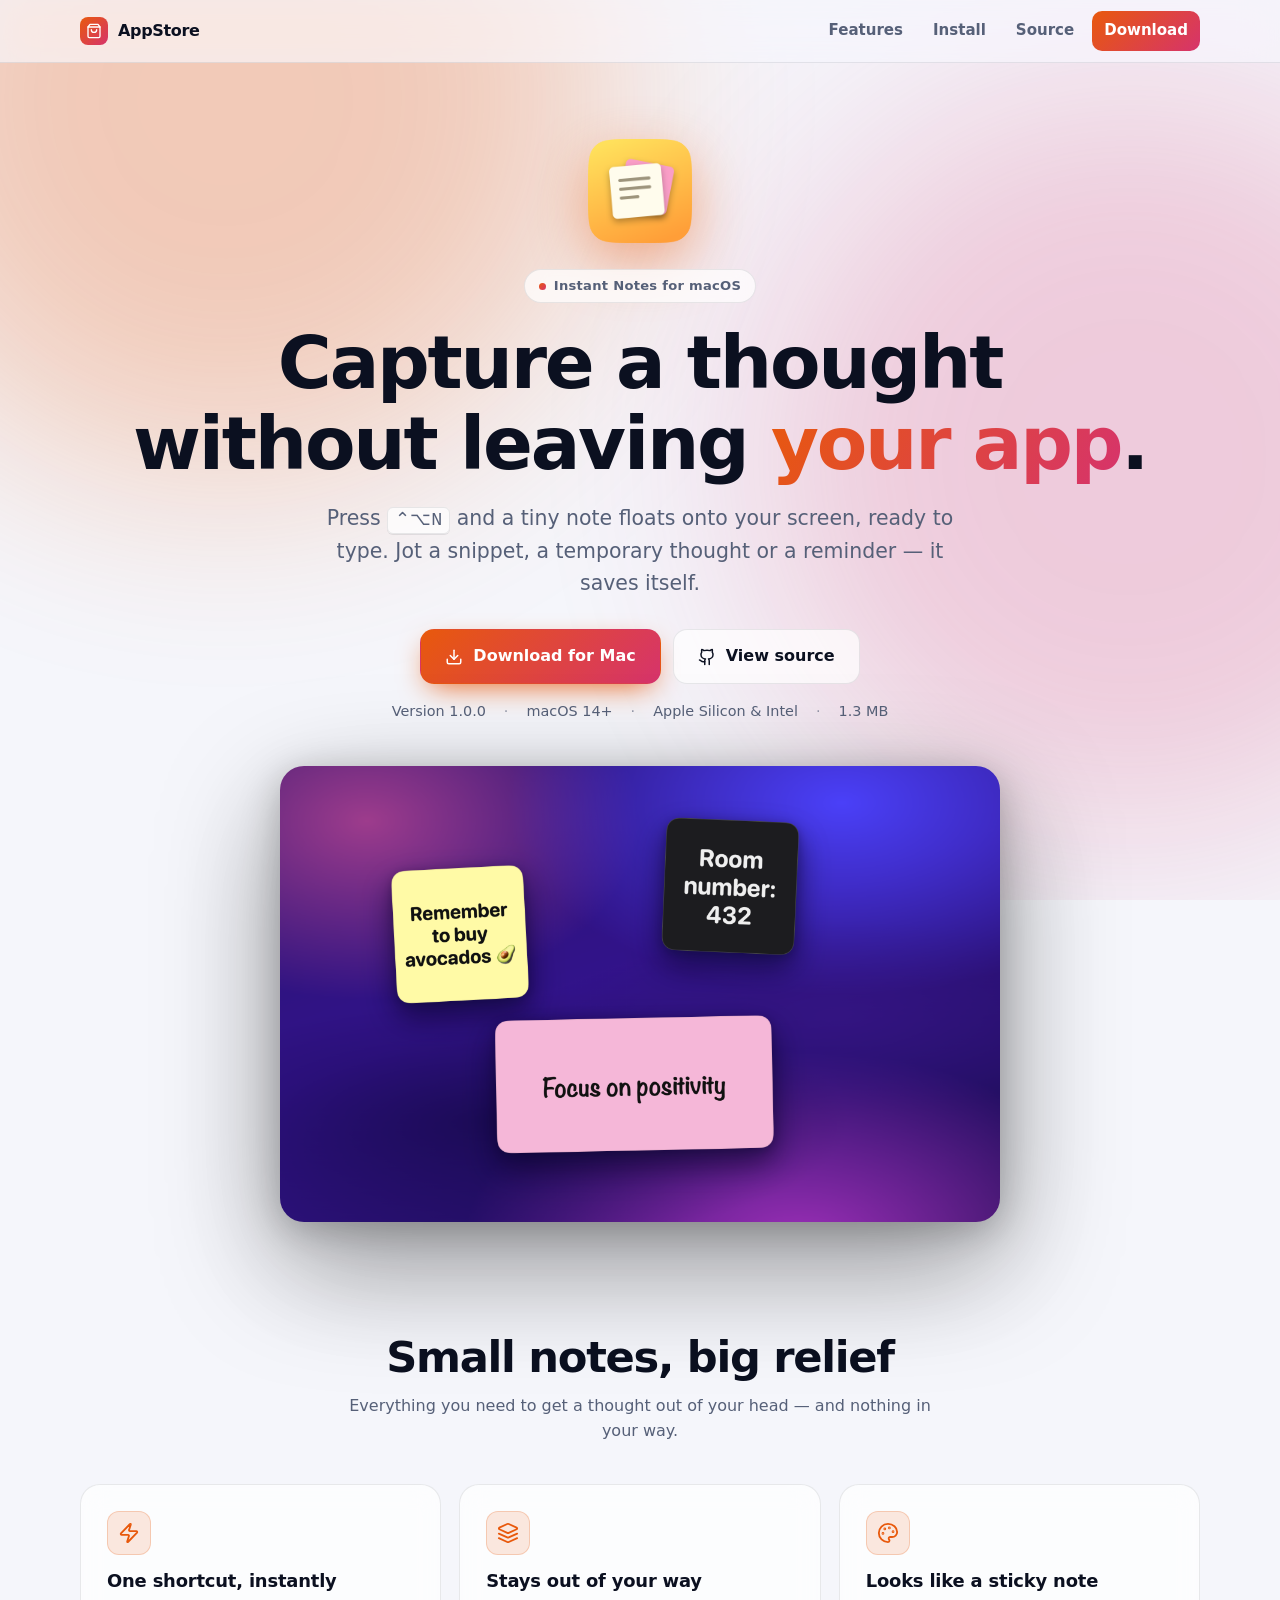
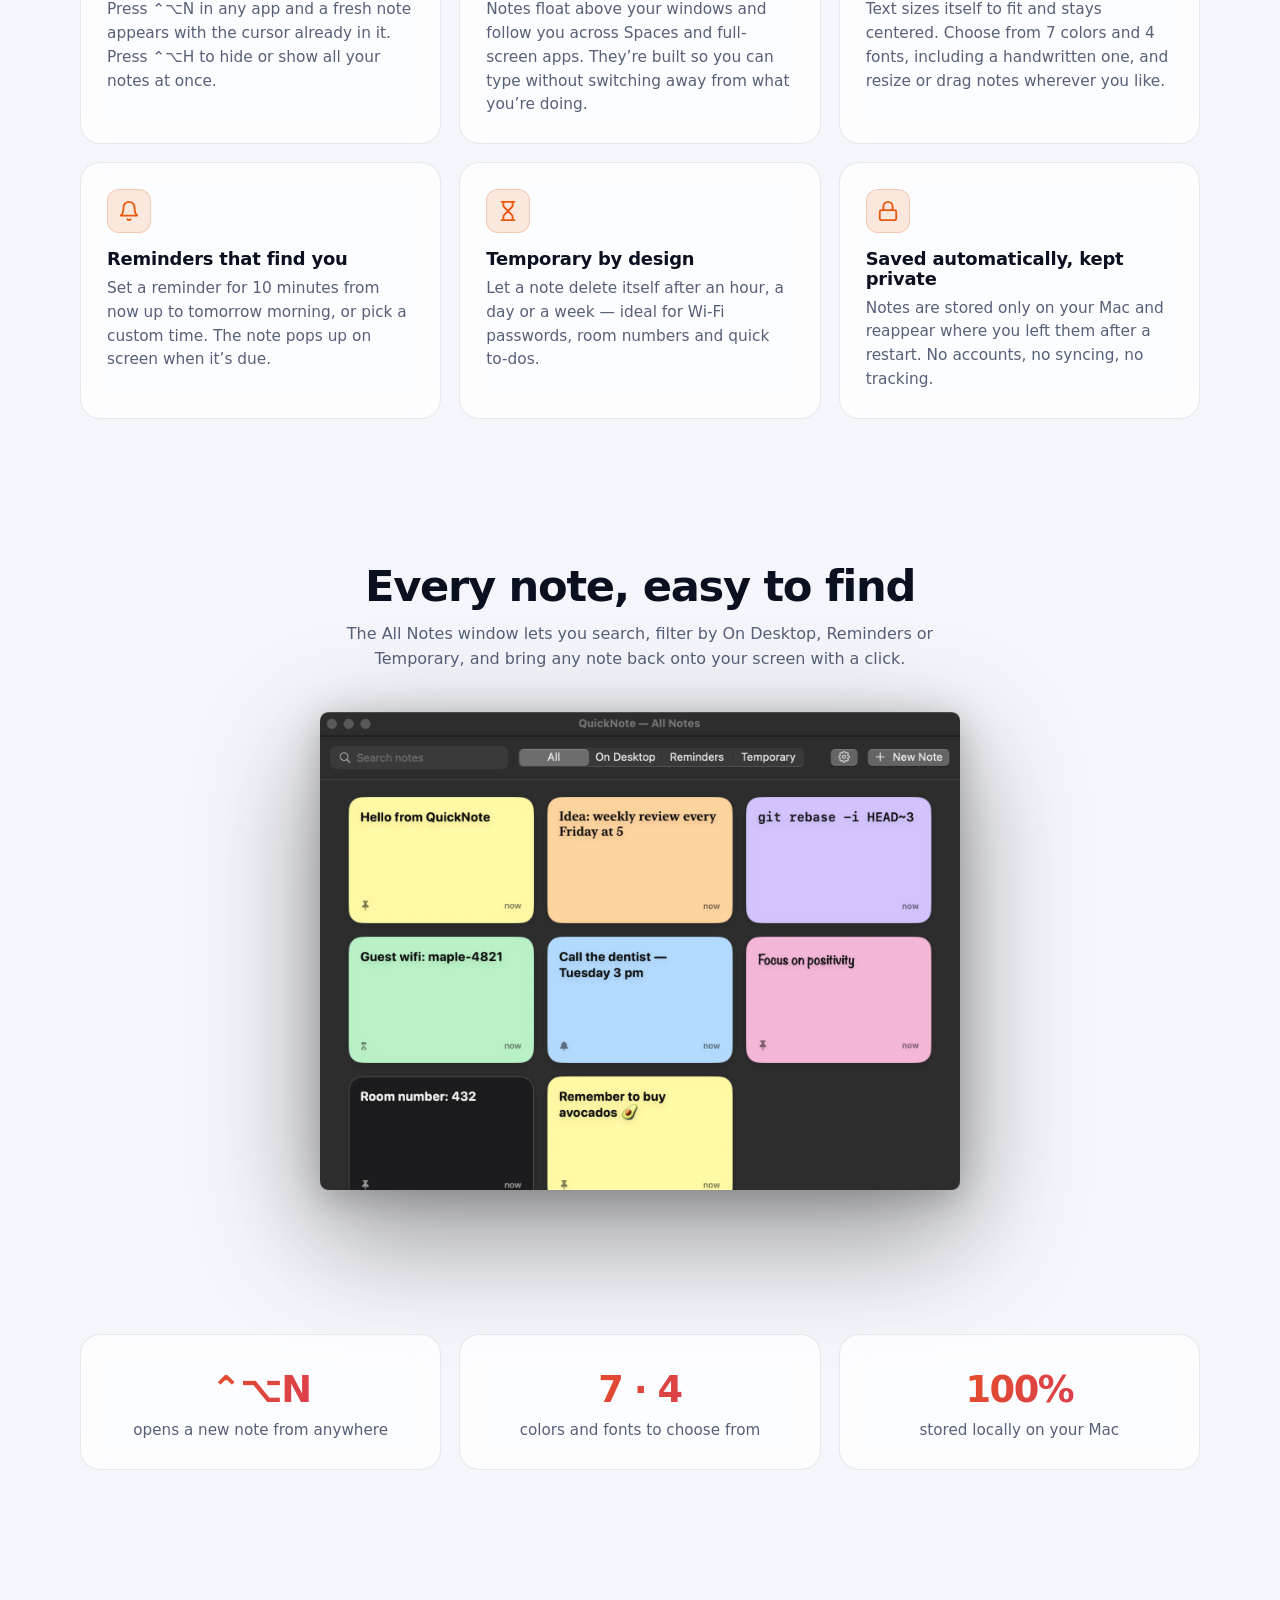
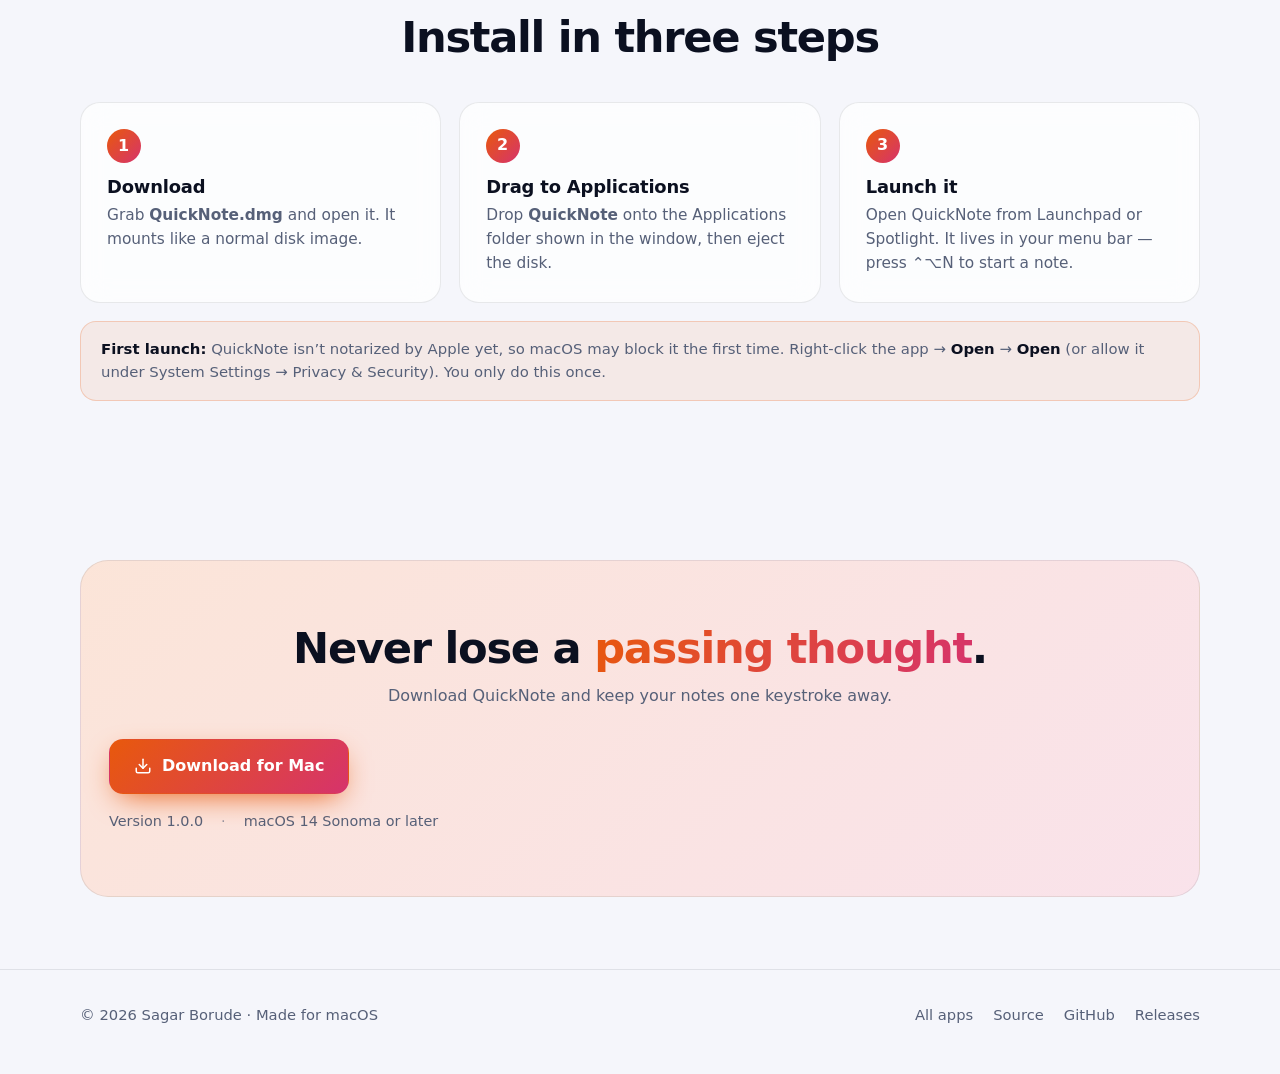
<file: docs/quicknote/index.html>
<!doctype html>
<html lang="en">
<head>
<meta charset="utf-8">
<meta name="viewport" content="width=device-width, initial-scale=1">
<title>QuickNote — Instant Notes for Mac</title>
<meta name="description" content="Open a tiny floating note with a keyboard shortcut. Save snippets, temporary thoughts and reminders automatically.">
<meta name="theme-color" content="#060912" media="(prefers-color-scheme: dark)">
<meta name="theme-color" content="#f5f6fb" media="(prefers-color-scheme: light)">
<meta property="og:type" content="website">
<meta property="og:title" content="QuickNote — Instant Notes for Mac">
<meta property="og:description" content="Open a tiny floating note with a keyboard shortcut. Save snippets, temporary thoughts and reminders automatically.">
<meta property="og:image" content="https://mrsagarrb.github.io/AppStore/assets/quicknote-icon.png">
<meta name="twitter:card" content="summary">
<link rel="icon" type="image/png" href="../assets/quicknote-icon.png">
<link rel="apple-touch-icon" href="../assets/quicknote-icon.png">
<link rel="stylesheet" href="../assets/style.css">
<style>:root{--a1:#e8590c;--a2:#d6336c}</style>
</head>
<body>
<svg width="0" height="0" style="position:absolute" aria-hidden="true"><defs>
<symbol id="i-search" viewBox="0 0 24 24" fill="none" stroke="currentColor" stroke-width="2" stroke-linecap="round" stroke-linejoin="round"><circle cx="11" cy="11" r="8"/><path d="m21 21-4.3-4.3"/></symbol>
<symbol id="i-pin" viewBox="0 0 24 24" fill="none" stroke="currentColor" stroke-width="2" stroke-linecap="round" stroke-linejoin="round"><path d="M12 17v5"/><path d="M9 10.76a2 2 0 0 1-1.11 1.79l-1.78.9A2 2 0 0 0 5 15.24V16a1 1 0 0 0 1 1h12a1 1 0 0 0 1-1v-.76a2 2 0 0 0-1.11-1.79l-1.78-.9A2 2 0 0 1 15 10.76V7a1 1 0 0 1 1-1 2 2 0 0 0 0-4H8a2 2 0 0 0 0 4 1 1 0 0 1 1 1z"/></symbol>
<symbol id="i-folder" viewBox="0 0 24 24" fill="none" stroke="currentColor" stroke-width="2" stroke-linecap="round" stroke-linejoin="round"><path d="M20 20a2 2 0 0 0 2-2V8a2 2 0 0 0-2-2h-7.9a2 2 0 0 1-1.69-.9L9.6 3.9A2 2 0 0 0 7.93 3H4a2 2 0 0 0-2 2v13a2 2 0 0 0 2 2Z"/></symbol>
<symbol id="i-code" viewBox="0 0 24 24" fill="none" stroke="currentColor" stroke-width="2" stroke-linecap="round" stroke-linejoin="round"><path d="m16 18 6-6-6-6"/><path d="m8 6-6 6 6 6"/></symbol>
<symbol id="i-image" viewBox="0 0 24 24" fill="none" stroke="currentColor" stroke-width="2" stroke-linecap="round" stroke-linejoin="round"><rect width="18" height="18" x="3" y="3" rx="2"/><circle cx="9" cy="9" r="2"/><path d="m21 15-3.09-3.09a2 2 0 0 0-2.82 0L6 21"/></symbol>
<symbol id="i-command" viewBox="0 0 24 24" fill="none" stroke="currentColor" stroke-width="2" stroke-linecap="round" stroke-linejoin="round"><path d="M15 6v12a3 3 0 1 0 3-3H6a3 3 0 1 0 3 3V6a3 3 0 1 0-3 3h12a3 3 0 1 0-3-3"/></symbol>
<symbol id="i-shield" viewBox="0 0 24 24" fill="none" stroke="currentColor" stroke-width="2" stroke-linecap="round" stroke-linejoin="round"><path d="M20 13c0 5-3.5 7.5-7.66 8.95a1 1 0 0 1-.67-.01C7.5 20.5 4 18 4 13V6a1 1 0 0 1 1-1c2 0 4.5-1.2 6.24-2.72a1.17 1.17 0 0 1 1.52 0C14.51 3.81 17 5 19 5a1 1 0 0 1 1 1z"/></symbol>
<symbol id="i-cpu" viewBox="0 0 24 24" fill="none" stroke="currentColor" stroke-width="2" stroke-linecap="round" stroke-linejoin="round"><rect width="16" height="16" x="4" y="4" rx="2"/><rect width="6" height="6" x="9" y="9" rx="1"/><path d="M15 2v2M15 20v2M2 15h2M2 9h2M20 15h2M20 9h2M9 2v2M9 20v2"/></symbol>
<symbol id="i-chip" viewBox="0 0 24 24" fill="none" stroke="currentColor" stroke-width="2" stroke-linecap="round" stroke-linejoin="round"><rect x="2" y="7" width="20" height="9" rx="1.5"/><path d="M6 11v1M10 11v1M14 11v1M18 11v1M6 16v2M10 16v2M14 16v2M18 16v2"/></symbol>
<symbol id="i-thermo" viewBox="0 0 24 24" fill="none" stroke="currentColor" stroke-width="2" stroke-linecap="round" stroke-linejoin="round"><path d="M14 4v10.54a4 4 0 1 1-4 0V4a2 2 0 0 1 4 0Z"/></symbol>
<symbol id="i-battery" viewBox="0 0 24 24" fill="none" stroke="currentColor" stroke-width="2" stroke-linecap="round" stroke-linejoin="round"><rect width="16" height="10" x="2" y="7" rx="2"/><path d="M22 11v2M6 11v2M10 11v2"/></symbol>
<symbol id="i-wifi" viewBox="0 0 24 24" fill="none" stroke="currentColor" stroke-width="2" stroke-linecap="round" stroke-linejoin="round"><path d="M5 12.55a11 11 0 0 1 14.08 0"/><path d="M1.42 9a16 16 0 0 1 21.16 0"/><path d="M8.53 16.11a6 6 0 0 1 6.95 0"/><path d="M12 20h.01"/></symbol>
<symbol id="i-activity" viewBox="0 0 24 24" fill="none" stroke="currentColor" stroke-width="2" stroke-linecap="round" stroke-linejoin="round"><path d="M22 12h-2.48a2 2 0 0 0-1.93 1.46l-2.35 8.36a.25.25 0 0 1-.48 0L9.24 2.18a.25.25 0 0 0-.48 0l-2.35 8.36A2 2 0 0 1 4.49 12H2"/></symbol>
<symbol id="i-zap" viewBox="0 0 24 24" fill="none" stroke="currentColor" stroke-width="2" stroke-linecap="round" stroke-linejoin="round"><path d="M4 14a1 1 0 0 1-.78-1.63l9.9-10.2a.5.5 0 0 1 .86.46l-1.92 6.02A1 1 0 0 0 13 10h7a1 1 0 0 1 .78 1.63l-9.9 10.2a.5.5 0 0 1-.86-.46l1.92-6.02A1 1 0 0 0 11 14z"/></symbol>
<symbol id="i-download" viewBox="0 0 24 24" fill="none" stroke="currentColor" stroke-width="2" stroke-linecap="round" stroke-linejoin="round"><path d="M12 15V3"/><path d="M21 15v4a2 2 0 0 1-2 2H5a2 2 0 0 1-2-2v-4"/><path d="m7 10 5 5 5-5"/></symbol>
<symbol id="i-arrow" viewBox="0 0 24 24" fill="none" stroke="currentColor" stroke-width="2" stroke-linecap="round" stroke-linejoin="round"><path d="M5 12h14"/><path d="m12 5 7 7-7 7"/></symbol>
<symbol id="i-down" viewBox="0 0 24 24" fill="none" stroke="currentColor" stroke-width="2.4" stroke-linecap="round" stroke-linejoin="round"><path d="M12 5v14"/><path d="m19 12-7 7-7-7"/></symbol>
<symbol id="i-up" viewBox="0 0 24 24" fill="none" stroke="currentColor" stroke-width="2.4" stroke-linecap="round" stroke-linejoin="round"><path d="M12 19V5"/><path d="m5 12 7-7 7 7"/></symbol>
<symbol id="i-github" viewBox="0 0 24 24" fill="none" stroke="currentColor" stroke-width="2" stroke-linecap="round" stroke-linejoin="round"><path d="M15 22v-4a4.8 4.8 0 0 0-1-3.5c3 0 6-2 6-5.5.08-1.25-.27-2.48-1-3.5.28-1.15.28-2.35 0-3.5 0 0-1 0-3 1.5-2.64-.5-5.36-.5-8 0C6 2 5 2 5 2c-.3 1.15-.3 2.35 0 3.5A5.403 5.403 0 0 0 4 9c0 3.5 3 5.5 6 5.5-.39.49-.68 1.05-.85 1.65-.17.6-.22 1.23-.15 1.85v4"/><path d="M9 18c-4.51 2-5-2-7-2"/></symbol>
<symbol id="i-bag" viewBox="0 0 24 24" fill="none" stroke="currentColor" stroke-width="2" stroke-linecap="round" stroke-linejoin="round"><path d="M6 2 3 6v14a2 2 0 0 0 2 2h14a2 2 0 0 0 2-2V6l-3-4Z"/><path d="M3 6h18"/><path d="M16 10a4 4 0 0 1-8 0"/></symbol>
<symbol id="i-gauge" viewBox="0 0 24 24" fill="none" stroke="currentColor" stroke-width="2" stroke-linecap="round" stroke-linejoin="round"><path d="m12 14 4-4"/><path d="M3.34 19a10 10 0 1 1 17.32 0"/></symbol>
<symbol id="i-lock" viewBox="0 0 24 24" fill="none" stroke="currentColor" stroke-width="2" stroke-linecap="round" stroke-linejoin="round"><rect width="18" height="11" x="3" y="11" rx="2" ry="2"/><path d="M7 11V7a5 5 0 0 1 10 0v4"/></symbol>
<symbol id="i-layers" viewBox="0 0 24 24" fill="none" stroke="currentColor" stroke-width="2" stroke-linecap="round" stroke-linejoin="round"><path d="m12.83 2.18a2 2 0 0 0-1.66 0L2.6 6.08a1 1 0 0 0 0 1.83l8.58 3.91a2 2 0 0 0 1.66 0l8.58-3.9a1 1 0 0 0 0-1.83Z"/><path d="m22 17.65-9.17 4.16a2 2 0 0 1-1.66 0L2 17.65"/><path d="m22 12.65-9.17 4.16a2 2 0 0 1-1.66 0L2 12.65"/></symbol>

<symbol id="i-bell" viewBox="0 0 24 24" fill="none" stroke="currentColor" stroke-width="2" stroke-linecap="round" stroke-linejoin="round"><path d="M6 8a6 6 0 0 1 12 0c0 7 3 9 3 9H3s3-2 3-9"/><path d="M10.3 21a1.94 1.94 0 0 0 3.4 0"/></symbol>
<symbol id="i-hourglass" viewBox="0 0 24 24" fill="none" stroke="currentColor" stroke-width="2" stroke-linecap="round" stroke-linejoin="round"><path d="M5 22h14"/><path d="M5 2h14"/><path d="M17 22v-4.17a2 2 0 0 0-.59-1.42L12 12l-4.41 4.41A2 2 0 0 0 7 17.83V22"/><path d="M7 2v4.17a2 2 0 0 0 .59 1.42L12 12l4.41-4.41A2 2 0 0 0 17 6.17V2"/></symbol>
<symbol id="i-palette" viewBox="0 0 24 24" fill="none" stroke="currentColor" stroke-width="2" stroke-linecap="round" stroke-linejoin="round"><circle cx="13.5" cy="6.5" r=".5"/><circle cx="17.5" cy="10.5" r=".5"/><circle cx="8.5" cy="7.5" r=".5"/><circle cx="6.5" cy="12.5" r=".5"/><path d="M12 2C6.5 2 2 6.5 2 12s4.5 10 10 10c.926 0 1.648-.746 1.648-1.688 0-.437-.18-.835-.437-1.125-.29-.289-.438-.652-.438-1.125a1.64 1.64 0 0 1 1.668-1.668h1.996c3.051 0 5.555-2.503 5.555-5.554C21.965 6.012 17.461 2 12 2z"/></symbol>
</defs></svg>
<div class="glow"></div>
<header class="nav"><div class="wrap">
  <a class="brand" href="../"><span class="brand-mark"><svg aria-hidden="true"><use href="#i-bag"/></svg></span>AppStore</a>
  <nav class="nav-links"><a href="#features">Features</a><a href="#install">Install</a><a href="https://github.com/MrSagarRB/AppStore/tree/main/QuickNote">Source</a><a class="nav-cta" href="#download">Download</a></nav>
</div></header>
<main>
<section class="hero center"><div class="wrap">
  <img class="app-icon rise" src="../assets/quicknote-icon.png" alt="QuickNote app icon" width="104" height="104">
  <span class="eyebrow rise"><i class="dot"></i>Instant Notes for macOS</span>
  <h1 class="rise d1">Capture a thought<br>without leaving <span class="grad">your app</span>.</h1>
  <p class="lead rise d2">Press <kbd>⌃⌥N</kbd> and a tiny note floats onto your screen, ready to type. Jot a snippet, a temporary thought or a reminder — it saves itself.</p>
  <div class="cta-row rise d3" id="download">
    <a class="btn primary" href="https://github.com/MrSagarRB/AppStore/releases/download/quicknote-v1.0.0/QuickNote.dmg"><svg aria-hidden="true"><use href="#i-download"/></svg> Download for Mac</a>
    <a class="btn" href="https://github.com/MrSagarRB/AppStore/tree/main/QuickNote"><svg aria-hidden="true"><use href="#i-github"/></svg> View source</a>
  </div>
  <div class="meta rise d3"><span>Version 1.0.0</span><span>macOS 14+</span><span>Apple Silicon &amp; Intel</span><span>1.3 MB</span></div>
  <div class="shot shot-wide shot-desk rise d3"><img src="../assets/quicknote-screenshot.png" alt="Three QuickNote sticky notes floating on a Mac desktop: a yellow reminder, a dark note and a pink handwritten note" width="2400" height="1520"></div>
</div></section>

<section id="features"><div class="wrap">
  <div class="section-head center"><h2>Small notes, big relief</h2><p>Everything you need to get a thought out of your head — and nothing in your way.</p></div>
  <div class="grid features">
    <article class="card feature"><div class="ico"><svg aria-hidden="true"><use href="#i-zap"/></svg></div><h3>One shortcut, instantly</h3><p>Press ⌃⌥N in any app and a fresh note appears with the cursor already in it. Press ⌃⌥H to hide or show all your notes at once.</p></article>
    <article class="card feature"><div class="ico"><svg aria-hidden="true"><use href="#i-layers"/></svg></div><h3>Stays out of your way</h3><p>Notes float above your windows and follow you across Spaces and full-screen apps. They’re built so you can type without switching away from what you’re doing.</p></article>
    <article class="card feature"><div class="ico"><svg aria-hidden="true"><use href="#i-palette"/></svg></div><h3>Looks like a sticky note</h3><p>Text sizes itself to fit and stays centered. Choose from 7 colors and 4 fonts, including a handwritten one, and resize or drag notes wherever you like.</p></article>
    <article class="card feature"><div class="ico"><svg aria-hidden="true"><use href="#i-bell"/></svg></div><h3>Reminders that find you</h3><p>Set a reminder for 10 minutes from now up to tomorrow morning, or pick a custom time. The note pops up on screen when it’s due.</p></article>
    <article class="card feature"><div class="ico"><svg aria-hidden="true"><use href="#i-hourglass"/></svg></div><h3>Temporary by design</h3><p>Let a note delete itself after an hour, a day or a week — ideal for Wi-Fi passwords, room numbers and quick to-dos.</p></article>
    <article class="card feature"><div class="ico"><svg aria-hidden="true"><use href="#i-lock"/></svg></div><h3>Saved automatically, kept private</h3><p>Notes are stored only on your Mac and reappear where you left them after a restart. No accounts, no syncing, no tracking.</p></article>
  </div>
</div></section>

<section><div class="wrap">
  <div class="section-head center"><h2>Every note, easy to find</h2><p>The All Notes window lets you search, filter by On Desktop, Reminders or Temporary, and bring any note back onto your screen with a click.</p></div>
  <div class="shot shot-library center"><img src="../assets/quicknote-library.png" alt="QuickNote's All Notes window showing colorful note cards with search and filters" width="1520" height="1136" loading="lazy"></div>
</div></section>

<section><div class="wrap">
  <div class="stats">
    <div class="card stat"><b class="grad">⌃⌥N</b><span>opens a new note from anywhere</span></div>
    <div class="card stat"><b class="grad">7 · 4</b><span>colors and fonts to choose from</span></div>
    <div class="card stat"><b class="grad">100%</b><span>stored locally on your Mac</span></div>
  </div>
</div></section>

<section id="install"><div class="wrap">
  <div class="section-head center"><h2>Install in three steps</h2></div>
  <div class="steps">
    <div class="card step"><h3>Download</h3><p>Grab <b>QuickNote.dmg</b> and open it. It mounts like a normal disk image.</p></div>
    <div class="card step"><h3>Drag to Applications</h3><p>Drop <b>QuickNote</b> onto the Applications folder shown in the window, then eject the disk.</p></div>
    <div class="card step"><h3>Launch it</h3><p>Open QuickNote from Launchpad or Spotlight. It lives in your menu bar — press ⌃⌥N to start a note.</p></div>
  </div>
  <p class="note"><b>First launch:</b> QuickNote isn’t notarized by Apple yet, so macOS may block it the first time. Right-click the app → <b>Open</b> → <b>Open</b> (or allow it under System Settings → Privacy &amp; Security). You only do this once.</p>
</div></section>

<section><div class="wrap"><div class="cta-panel">
  <h2>Never lose a <span class="grad">passing thought</span>.</h2>
  <p>Download QuickNote and keep your notes one keystroke away.</p>
  <div class="cta-row"><a class="btn primary" href="https://github.com/MrSagarRB/AppStore/releases/download/quicknote-v1.0.0/QuickNote.dmg"><svg aria-hidden="true"><use href="#i-download"/></svg> Download for Mac</a></div>
  <div class="meta"><span>Version 1.0.0</span><span>macOS 14 Sonoma or later</span></div>
</div></div></section>
</main>
<footer><div class="wrap">
  <div>© 2026 Sagar Borude · Made for macOS</div>
  <nav><a href="../">All apps</a><a href="https://github.com/MrSagarRB/AppStore/tree/main/QuickNote">Source</a><a href="https://github.com/MrSagarRB/AppStore">GitHub</a><a href="https://github.com/MrSagarRB/AppStore/releases">Releases</a></nav>
</div></footer>
</body>
</html>
</file>
<file: docs/assets/style.css>
/* AppStore — shared styles for the store page and each app's landing page. */

:root {
  --bg: #f5f6fb;
  --bg-soft: #ffffff;
  --text: #0b1020;
  --muted: #566078;
  --border: rgba(15, 23, 42, 0.09);
  --card: rgba(255, 255, 255, 0.72);
  --card-solid: #ffffff;
  --shadow: 0 1px 2px rgba(15, 23, 42, 0.05), 0 12px 40px -12px rgba(15, 23, 42, 0.18);
  --a1: #4f7cff;           /* per-page accent, overridden below */
  --a2: #8b5cf6;
  --radius: 20px;
  --max: 1120px;
  color-scheme: light dark;
}

@media (prefers-color-scheme: dark) {
  :root {
    --bg: #060912;
    --bg-soft: #0c1120;
    --text: #eef1f9;
    --muted: #99a3ba;
    --border: rgba(255, 255, 255, 0.09);
    --card: rgba(255, 255, 255, 0.045);
    --card-solid: #0f1527;
    --shadow: 0 1px 2px rgba(0, 0, 0, 0.4), 0 20px 60px -20px rgba(0, 0, 0, 0.7);
  }
}

* { box-sizing: border-box; }
html { scroll-behavior: smooth; }
body {
  margin: 0;
  font-family: -apple-system, BlinkMacSystemFont, "SF Pro Display", "Inter", "Segoe UI", system-ui, sans-serif;
  background: var(--bg);
  color: var(--text);
  line-height: 1.55;
  -webkit-font-smoothing: antialiased;
  overflow-x: hidden;
}
img { max-width: 100%; height: auto; display: block; }
a { color: inherit; text-decoration: none; }
code, kbd { font-family: ui-monospace, "SF Mono", Menlo, monospace; font-size: 0.9em; }
kbd {
  padding: 2px 7px; border-radius: 6px; border: 1px solid var(--border);
  background: var(--card); box-shadow: 0 1px 0 var(--border);
}

/* ---------- ambient background ---------- */
.glow { position: fixed; inset: 0; z-index: -1; pointer-events: none; overflow: hidden; }
.glow::before, .glow::after {
  content: ""; position: absolute; width: 60vw; height: 60vw; max-width: 760px; max-height: 760px;
  border-radius: 50%; filter: blur(110px); opacity: 0.28;
}
.glow::before { background: var(--a1); top: -22vw; left: -12vw; }
.glow::after  { background: var(--a2); top: 6vw; right: -18vw; opacity: 0.22; }
@media (prefers-color-scheme: dark) { .glow::before, .glow::after { opacity: 0.2; } }

/* ---------- layout ---------- */
.wrap { width: min(var(--max), 100% - 40px); margin-inline: auto; }
section { padding: 72px 0; }
.eyebrow {
  display: inline-flex; align-items: center; gap: 8px; padding: 6px 14px; border-radius: 999px;
  font-size: 0.82rem; font-weight: 600; letter-spacing: 0.02em; color: var(--muted);
  background: var(--card); border: 1px solid var(--border); backdrop-filter: blur(10px);
}
.eyebrow .dot { width: 7px; height: 7px; border-radius: 50%; background: linear-gradient(135deg, var(--a1), var(--a2)); }
h1, h2, h3 { line-height: 1.1; letter-spacing: -0.03em; margin: 0; }
h1 { font-size: clamp(2.5rem, 6.4vw, 4.6rem); font-weight: 800; }
h2 { font-size: clamp(1.8rem, 3.8vw, 2.7rem); font-weight: 750; }
h3 { font-size: 1.12rem; font-weight: 650; letter-spacing: -0.01em; }
.grad {
  background: linear-gradient(120deg, var(--a1), var(--a2));
  -webkit-background-clip: text; background-clip: text; color: transparent;
}
.lead { font-size: clamp(1.05rem, 2vw, 1.28rem); color: var(--muted); max-width: 40rem; margin: 18px 0 0; }
.center { text-align: center; }
.center .lead { margin-inline: auto; }
.section-head { margin-bottom: 40px; }
.section-head p { color: var(--muted); max-width: 38rem; margin: 12px auto 0; }

/* ---------- nav ---------- */
.nav {
  position: sticky; top: 0; z-index: 50;
  backdrop-filter: saturate(180%) blur(18px);
  background: color-mix(in srgb, var(--bg) 72%, transparent);
  border-bottom: 1px solid var(--border);
}
.nav .wrap { display: flex; align-items: center; justify-content: space-between; height: 62px; }
.brand { display: flex; align-items: center; gap: 10px; font-weight: 750; letter-spacing: -0.02em; }
.brand-mark {
  width: 28px; height: 28px; border-radius: 8px; display: grid; place-items: center; color: #fff;
  background: linear-gradient(135deg, var(--a1), var(--a2));
}
.brand-mark svg { width: 16px; height: 16px; }
.nav-links { display: flex; align-items: center; gap: 6px; }
.nav-links a { padding: 8px 12px; border-radius: 10px; color: var(--muted); font-size: 0.94rem; font-weight: 550; }
.nav-links a:hover { color: var(--text); background: var(--card); }
.nav-links .nav-cta { color: #fff; background: linear-gradient(135deg, var(--a1), var(--a2)); }
.nav-links .nav-cta:hover { color: #fff; background: linear-gradient(135deg, var(--a1), var(--a2)); filter: brightness(1.08); }
@media (max-width: 640px) { .nav-links a:not(.nav-cta) { display: none; } }

/* ---------- buttons ---------- */
.btn {
  display: inline-flex; align-items: center; justify-content: center; gap: 10px;
  padding: 14px 24px; border-radius: 14px; font-weight: 650; font-size: 1rem;
  border: 1px solid var(--border); background: var(--card); backdrop-filter: blur(10px);
  transition: transform 0.18s ease, box-shadow 0.18s ease, filter 0.18s ease;
}
.btn:hover { transform: translateY(-2px); box-shadow: var(--shadow); }
.btn svg { width: 18px; height: 18px; flex: none; }
.btn.primary {
  color: #fff; border-color: transparent;
  background: linear-gradient(135deg, var(--a1), var(--a2));
  box-shadow: 0 10px 30px -10px var(--a1);
}
.btn.primary:hover { filter: brightness(1.08); box-shadow: 0 16px 38px -10px var(--a1); }
.btn.small { padding: 10px 16px; font-size: 0.92rem; border-radius: 12px; }
.cta-row { display: flex; flex-wrap: wrap; gap: 12px; margin-top: 30px; }
.center .cta-row { justify-content: center; }
.meta { margin-top: 16px; color: var(--muted); font-size: 0.9rem; display: flex; flex-wrap: wrap; gap: 6px 18px; }
.center .meta { justify-content: center; }
.meta span { display: inline-flex; align-items: center; gap: 6px; }
.meta span + span::before { content: "·"; margin-right: 12px; opacity: 0.6; }

/* ---------- hero ---------- */
.hero { padding: 76px 0 40px; }
.hero-grid { display: grid; grid-template-columns: 1.05fr 0.95fr; gap: 48px; align-items: center; }
@media (max-width: 900px) { .hero-grid { grid-template-columns: 1fr; text-align: center; } .hero-grid .lead { margin-inline: auto; } .hero-grid .cta-row, .hero-grid .meta { justify-content: center; } }
.app-icon {
  width: 104px; height: 104px; border-radius: 24px; margin-bottom: 26px;
  filter: drop-shadow(0 18px 28px color-mix(in srgb, var(--a1) 45%, transparent));
}
@media (max-width: 900px) { .app-icon { margin-inline: auto; } }
.center .app-icon { margin-inline: auto; }
.hero h1 { margin-top: 20px; }
.hero-art { position: relative; }

/* ---------- screenshots ---------- */
.shot { filter: drop-shadow(0 40px 60px rgba(0, 0, 0, 0.35)) drop-shadow(0 8px 18px rgba(0, 0, 0, 0.25)); }
.shot-wide { margin-top: 44px; }
.shot-wide img { width: min(720px, 100%); margin-inline: auto; }
.shot-desk img { border-radius: 24px; }
.shot-library { margin-top: 0; }
.shot-library img { width: min(640px, 100%); margin-inline: auto; }
.shot-tall img { max-height: 640px; width: auto; margin-inline: auto; }
.float { animation: float 7s ease-in-out infinite; }
@keyframes float { 0%, 100% { transform: translateY(0); } 50% { transform: translateY(-10px); } }

/* menu-bar illustration (MacPulse) */
.menubar {
  display: flex; align-items: center; justify-content: center; gap: 16px; flex-wrap: wrap;
  margin: 0 auto 22px; padding: 9px 18px; width: fit-content; max-width: 100%; border-radius: 12px;
  font: 600 0.84rem ui-monospace, "SF Mono", Menlo, monospace; font-variant-numeric: tabular-nums;
  color: #f2f4fa; background: rgba(28, 30, 42, 0.92); border: 1px solid rgba(255, 255, 255, 0.1);
  box-shadow: var(--shadow);
}
.menubar span { display: inline-flex; align-items: center; gap: 6px; }
.menubar svg { width: 14px; height: 14px; opacity: 0.9; }

/* ---------- cards & grids ---------- */
.grid { display: grid; gap: 18px; }
.grid.features { grid-template-columns: repeat(3, 1fr); }
.grid.apps { grid-template-columns: repeat(3, 1fr); gap: 24px; }
@media (max-width: 1000px) { .grid.apps { grid-template-columns: repeat(2, 1fr); } }
@media (max-width: 900px) { .grid.features { grid-template-columns: repeat(2, 1fr); } }
@media (max-width: 680px) { .grid.features, .grid.apps { grid-template-columns: 1fr; } }
.card {
  background: var(--card); border: 1px solid var(--border); border-radius: var(--radius);
  padding: 26px; backdrop-filter: blur(14px); transition: transform 0.2s ease, box-shadow 0.2s ease, border-color 0.2s ease;
}
.card:hover { transform: translateY(-3px); box-shadow: var(--shadow); border-color: color-mix(in srgb, var(--a1) 35%, var(--border)); }
.feature .ico {
  width: 44px; height: 44px; border-radius: 12px; display: grid; place-items: center; margin-bottom: 16px;
  color: var(--a1); background: color-mix(in srgb, var(--a1) 13%, transparent);
  border: 1px solid color-mix(in srgb, var(--a1) 22%, transparent);
}
.feature .ico svg, .ico svg { width: 22px; height: 22px; }
.feature p { margin: 8px 0 0; color: var(--muted); font-size: 0.96rem; }

/* store: app cards (the whole card links to the app's page) */
.app-card { display: flex; flex-direction: column; gap: 16px; padding: 0 0 26px; position: relative; isolation: isolate; overflow: hidden; cursor: pointer; }
.app-card::before {
  content: ""; position: absolute; inset: 0; z-index: -1; pointer-events: none; opacity: 0.6;
  background: radial-gradient(520px 220px at 0% 0%, color-mix(in srgb, var(--c1) 22%, transparent), transparent 70%);
}
.app-card:hover { border-color: color-mix(in srgb, var(--c1) 55%, var(--border)); }
.app-card > :not(.app-preview) { margin-inline: 26px; }
.app-preview {
  height: 210px; padding-top: 24px; overflow: hidden; display: flex; align-items: flex-start; justify-content: center;
  background:
    radial-gradient(circle at 50% 120%, color-mix(in srgb, var(--c1) 38%, transparent), transparent 65%),
    linear-gradient(180deg, color-mix(in srgb, var(--c1) 16%, var(--card-solid)), color-mix(in srgb, var(--c1) 5%, var(--card-solid)));
  border-bottom: 1px solid var(--border);
}
.app-preview img { width: 84%; height: auto; transition: transform 0.35s ease; filter: drop-shadow(0 18px 24px rgba(0, 0, 0, 0.35)); }
.app-card:hover .app-preview img { transform: translateY(-4px) scale(1.02); }
.app-card .top { display: flex; align-items: center; gap: 16px; }
.app-card .top img { width: 64px; height: 64px; border-radius: 15px; flex: none; filter: drop-shadow(0 8px 14px color-mix(in srgb, var(--c1) 40%, transparent)); }
.app-card h3 { font-size: 1.45rem; letter-spacing: -0.025em; }
.app-card h3 a::after { content: ""; position: absolute; inset: 0; z-index: 1; }   /* stretched link: covers the card */
.app-card .tagline { color: var(--muted); font-size: 0.95rem; font-weight: 550; }
.app-card p { margin: 0 26px; color: var(--muted); }
.tags { display: flex; flex-wrap: wrap; gap: 8px; }
.tag { padding: 4px 11px; border-radius: 999px; font-size: 0.78rem; font-weight: 600; color: var(--muted); border: 1px solid var(--border); background: var(--card); }
.app-card .actions { display: flex; flex-wrap: wrap; gap: 10px; margin-top: auto; padding-top: 6px; }
.app-card .actions .btn { position: relative; z-index: 2; }   /* buttons stay clickable above the stretched link */
.app-card.soon { cursor: default; padding: 30px; border-style: dashed; justify-content: center; align-items: center; text-align: center; min-height: 140px; color: var(--muted); }
.app-card.soon > * { margin-inline: 0; }
.app-card.soon::before { display: none; }
.app-card.soon:hover { transform: none; box-shadow: none; border-color: var(--border); }

/* ---------- stats strip ---------- */
.stats { display: grid; grid-template-columns: repeat(3, 1fr); gap: 18px; }
@media (max-width: 680px) { .stats { grid-template-columns: 1fr; } }
.stat { text-align: center; padding: 26px 18px; }
.stat b { display: block; font-size: 2.3rem; letter-spacing: -0.04em; }
.stat span { color: var(--muted); font-size: 0.95rem; }

/* ---------- install steps ---------- */
.steps { display: grid; grid-template-columns: repeat(3, 1fr); gap: 18px; counter-reset: s; }
@media (max-width: 800px) { .steps { grid-template-columns: 1fr; } }
.step { counter-increment: s; }
.step::before {
  content: counter(s); display: grid; place-items: center; width: 34px; height: 34px; border-radius: 50%;
  font-weight: 750; color: #fff; margin-bottom: 14px; background: linear-gradient(135deg, var(--a1), var(--a2));
}
.step p { margin: 8px 0 0; color: var(--muted); font-size: 0.96rem; }
.note {
  margin-top: 18px; padding: 16px 20px; border-radius: 16px; font-size: 0.93rem; color: var(--muted);
  background: color-mix(in srgb, var(--a1) 8%, transparent); border: 1px solid color-mix(in srgb, var(--a1) 22%, transparent);
}
.note b { color: var(--text); }

/* ---------- final CTA ---------- */
.cta-panel {
  text-align: center; padding: 64px 28px; border-radius: 28px; border: 1px solid var(--border); position: relative; overflow: hidden;
  background: linear-gradient(135deg, color-mix(in srgb, var(--a1) 16%, var(--card-solid)), color-mix(in srgb, var(--a2) 14%, var(--card-solid)));
}
.cta-panel p { color: var(--muted); margin: 12px auto 0; max-width: 32rem; }

/* ---------- footer ---------- */
footer { border-top: 1px solid var(--border); padding: 34px 0 48px; color: var(--muted); font-size: 0.92rem; }
footer .wrap { display: flex; flex-wrap: wrap; gap: 14px 28px; justify-content: space-between; align-items: center; }
footer nav { display: flex; gap: 20px; flex-wrap: wrap; }
footer a:hover { color: var(--text); }

/* ---------- motion ---------- */
.rise { animation: rise 0.7s cubic-bezier(0.2, 0.7, 0.2, 1) both; }
.rise.d1 { animation-delay: 0.08s; } .rise.d2 { animation-delay: 0.16s; } .rise.d3 { animation-delay: 0.26s; }
@keyframes rise { from { opacity: 0; transform: translateY(18px); } to { opacity: 1; transform: none; } }
@media (prefers-reduced-motion: reduce) { .rise, .float { animation: none; } html { scroll-behavior: auto; } .btn, .card { transition: none; } }
</file>
